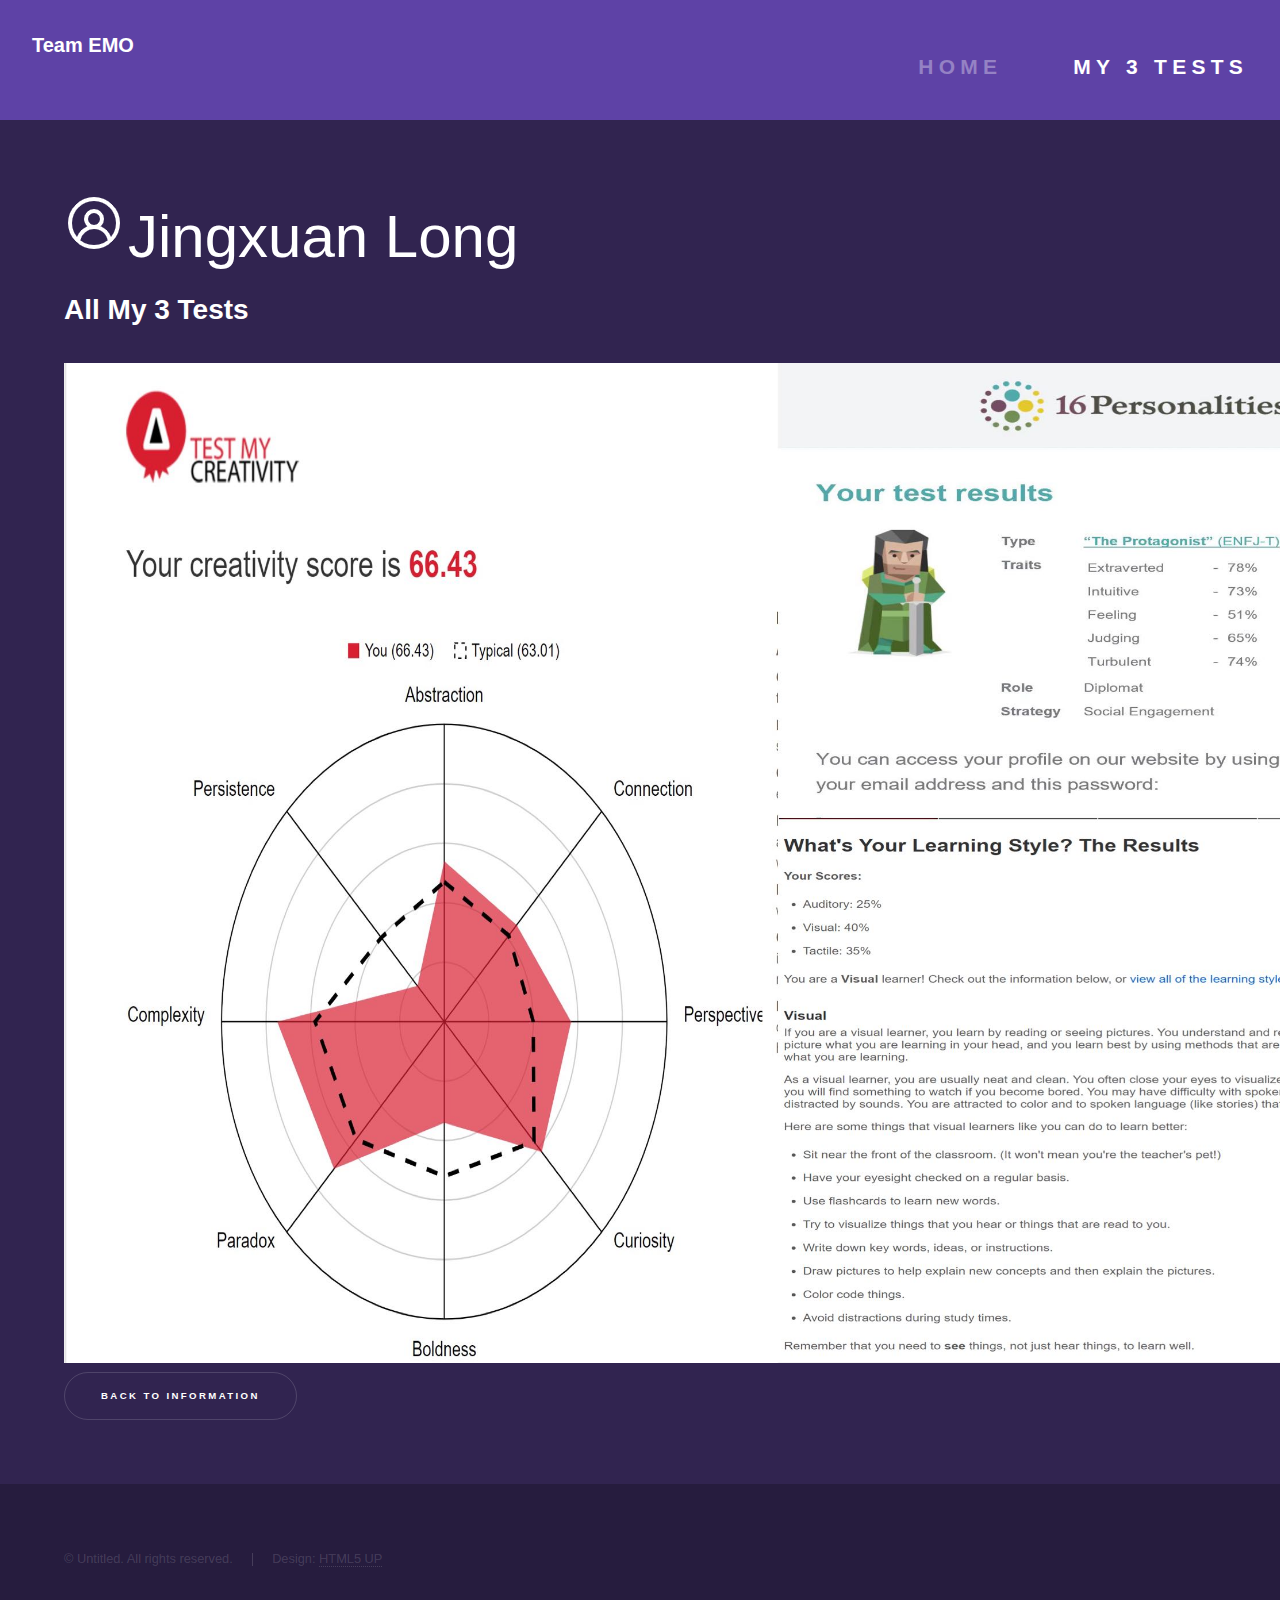
<file: JXLProfile.html>
<!DOCTYPE HTML>
<!--
	Hyperspace by HTML5 UP
	html5up.net | @ajlkn
	Free for personal and commercial use under the CCA 3.0 license (html5up.net/license)
-->
<html>
	<head>
		<title>Jingxuan Long Profile</title>
		<meta charset="utf-8" />
		<meta name="viewport" content="width=device-width, initial-scale=1, user-scalable=no" />
		<link rel="stylesheet" href="assets/css/main.css" />
		<noscript><link rel="stylesheet" href="assets/css/noscript.css" /></noscript>
	</head>
	<body class="is-preload">

		<!-- Header -->
			<header id="header">
				<a href="index.html" class="title">Team EMO</a>
				<nav>
					<ul style="font-size: 35px;">
						<li><a href="index.html">Home</a></li>
						<li><a href="JXLProfile.html" class="active">My 3 Tests</a></li>
					</ul>
				</nav>
			</header>

		<!-- Wrapper -->
			<div id="wrapper">

				<!-- Main -->
					<section id="main" class="wrapper">
						<div class="inner">
							<span style="font-size: 60px; color:white;"><img src="assets/css/images/PROFILE.png">Jingxuan Long</span>
							<h2 class="major">All My 3 Tests</h2>
							<ul></ul>
								<img src="assets/css/images/JingXuan Long Test.jpg" alt="" height="1000px"/>						
							</ul>
							<ul class="actions">
								<li><a href="index.html#long" class="button">Back to information</a></li>
							</ul>
						</div>
					</section>
					

			</div>

		<!-- Footer -->
			<footer id="footer" class="wrapper alt">
				<div class="inner">
					<ul class="menu">
						<li>&copy; Untitled. All rights reserved.</li><li>Design: <a href="http://html5up.net">HTML5 UP</a></li>
					</ul>
				</div>
			</footer>

		<!-- Scripts -->
			<script src="assets/js/jquery.min.js"></script>
			<script src="assets/js/jquery.scrollex.min.js"></script>
			<script src="assets/js/jquery.scrolly.min.js"></script>
			<script src="assets/js/browser.min.js"></script>
			<script src="assets/js/breakpoints.min.js"></script>
			<script src="assets/js/util.js"></script>
			<script src="assets/js/main.js"></script>

	</body>
</html>
</file>
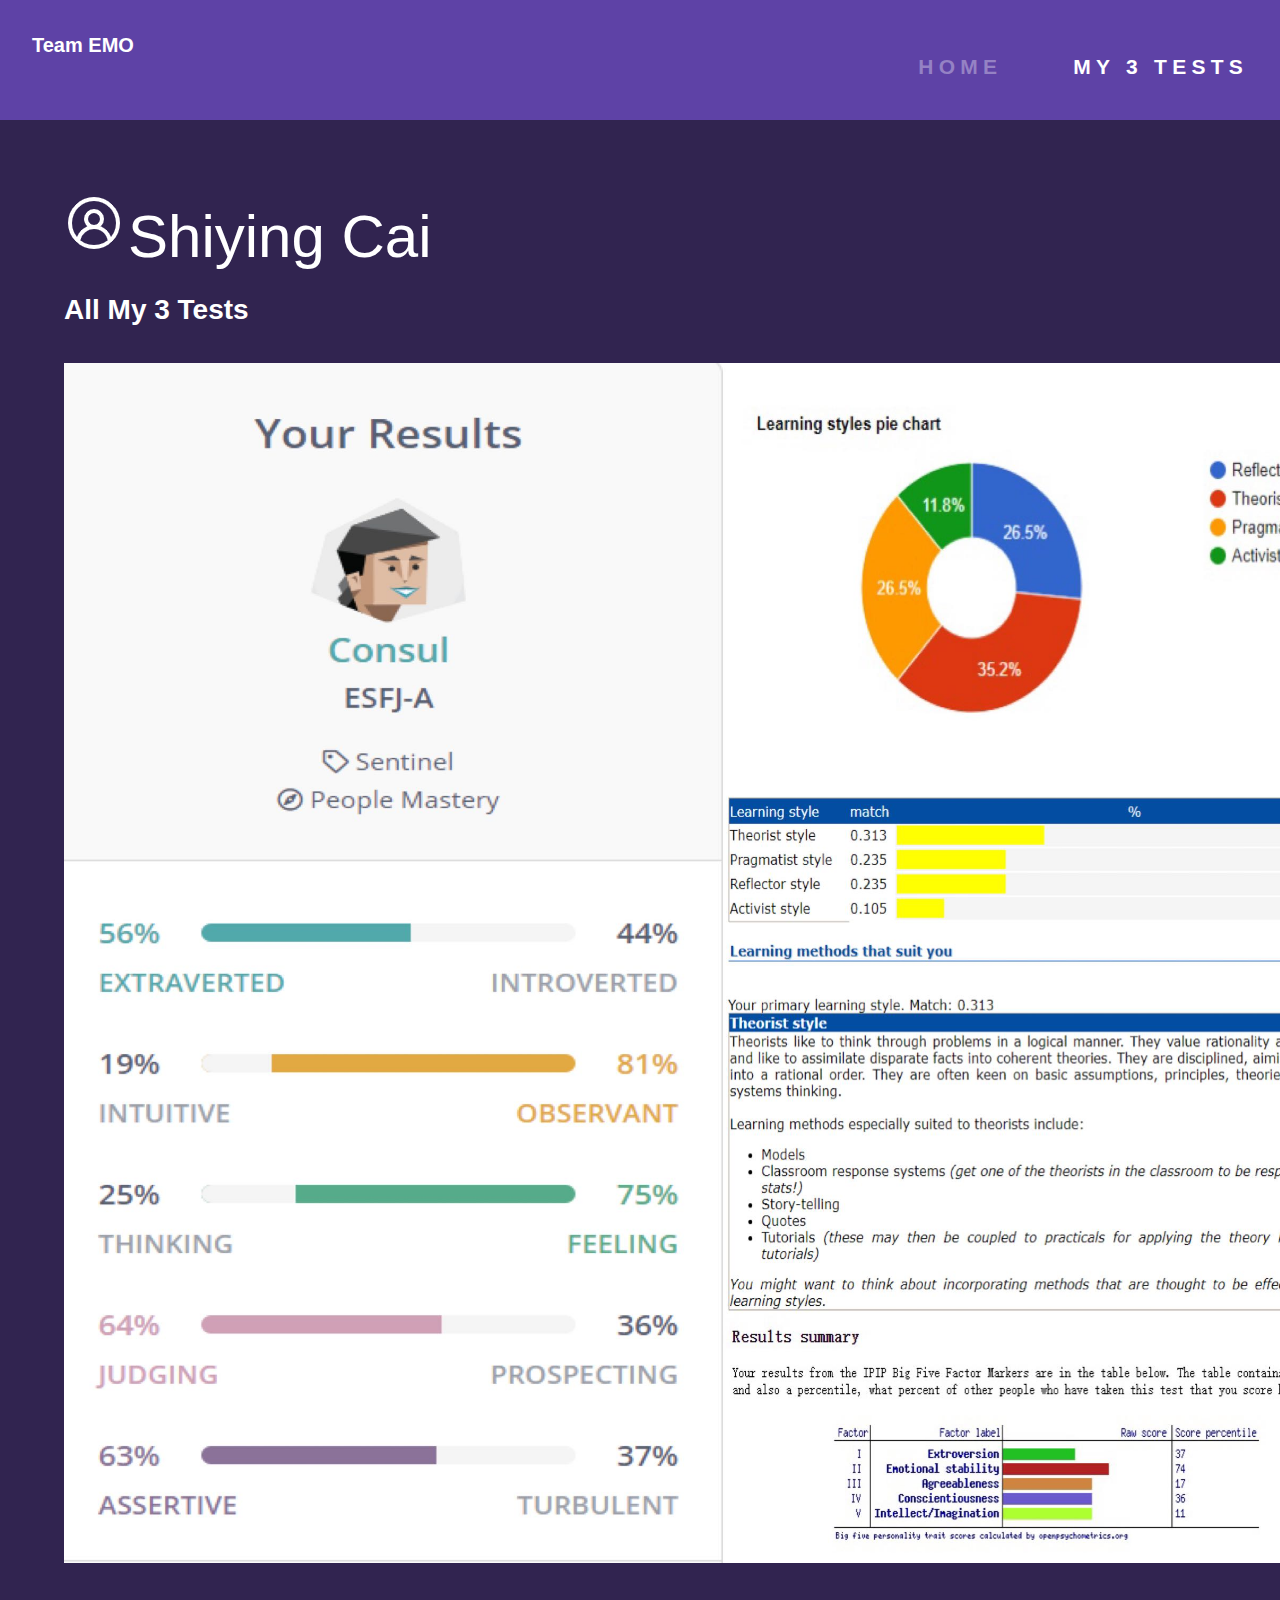
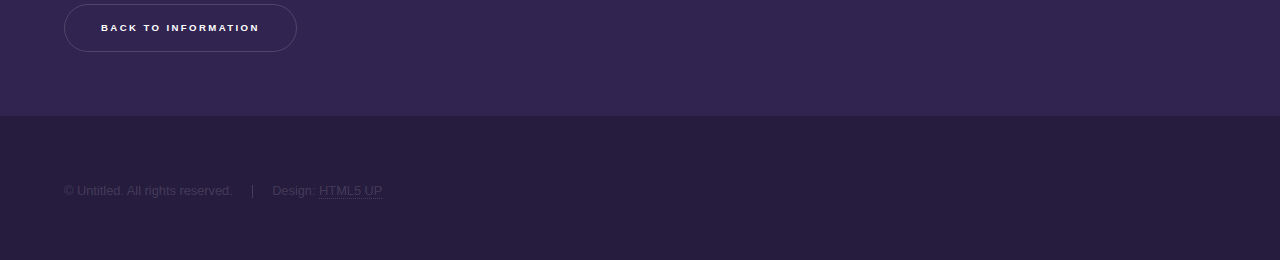
<file: SYCProfile.html>
<!DOCTYPE HTML>
<!--
	Hyperspace by HTML5 UP
	html5up.net | @ajlkn
	Free for personal and commercial use under the CCA 3.0 license (html5up.net/license)
-->
<html>
	<head>
		<title>Shiying Cai Profile</title>
		<meta charset="utf-8" />
		<meta name="viewport" content="width=device-width, initial-scale=1, user-scalable=no" />
		<link rel="stylesheet" href="assets/css/main.css" />
		<noscript><link rel="stylesheet" href="assets/css/noscript.css" /></noscript>
	</head>
	<body class="is-preload">

		<!-- Header -->
			<header id="header">
				<a href="index.html" class="title">Team EMO</a>
				<nav>
					<ul style="font-size: 35px;">
						<li><a href="index.html">Home</a></li>
						<li><a href="SYCProfile.html" class="active">My 3 Tests</a></li>
					</ul>
				</nav>
			</header>

		<!-- Wrapper -->
			<div id="wrapper">

				<!-- Main -->
					<section id="main" class="wrapper">
						<div class="inner">
							<span style="font-size: 60px; color:white;"><img src="assets/css/images/PROFILE.png">Shiying Cai</span>
							<h2 class="major">All My 3 Tests</h2>
							<ul></ul>
								<img src="assets/css/images/ShiYing Cai Test.jpg" alt="" height="1200px"/>							
							</ul>


							<p></p>
							<p></p>
							<ul class="actions">
								<li><a href="index.html#cai" class="button">Back to information</a></li>
							</ul>
						</div>
					</section>
					

			</div>

		<!-- Footer -->
			<footer id="footer" class="wrapper alt">
				<div class="inner">
					<ul class="menu">
						<li>&copy; Untitled. All rights reserved.</li><li>Design: <a href="http://html5up.net">HTML5 UP</a></li>
					</ul>
				</div>
			</footer>

		<!-- Scripts -->
			<script src="assets/js/jquery.min.js"></script>
			<script src="assets/js/jquery.scrollex.min.js"></script>
			<script src="assets/js/jquery.scrolly.min.js"></script>
			<script src="assets/js/browser.min.js"></script>
			<script src="assets/js/breakpoints.min.js"></script>
			<script src="assets/js/util.js"></script>
			<script src="assets/js/main.js"></script>

	</body>
</html>
</file>
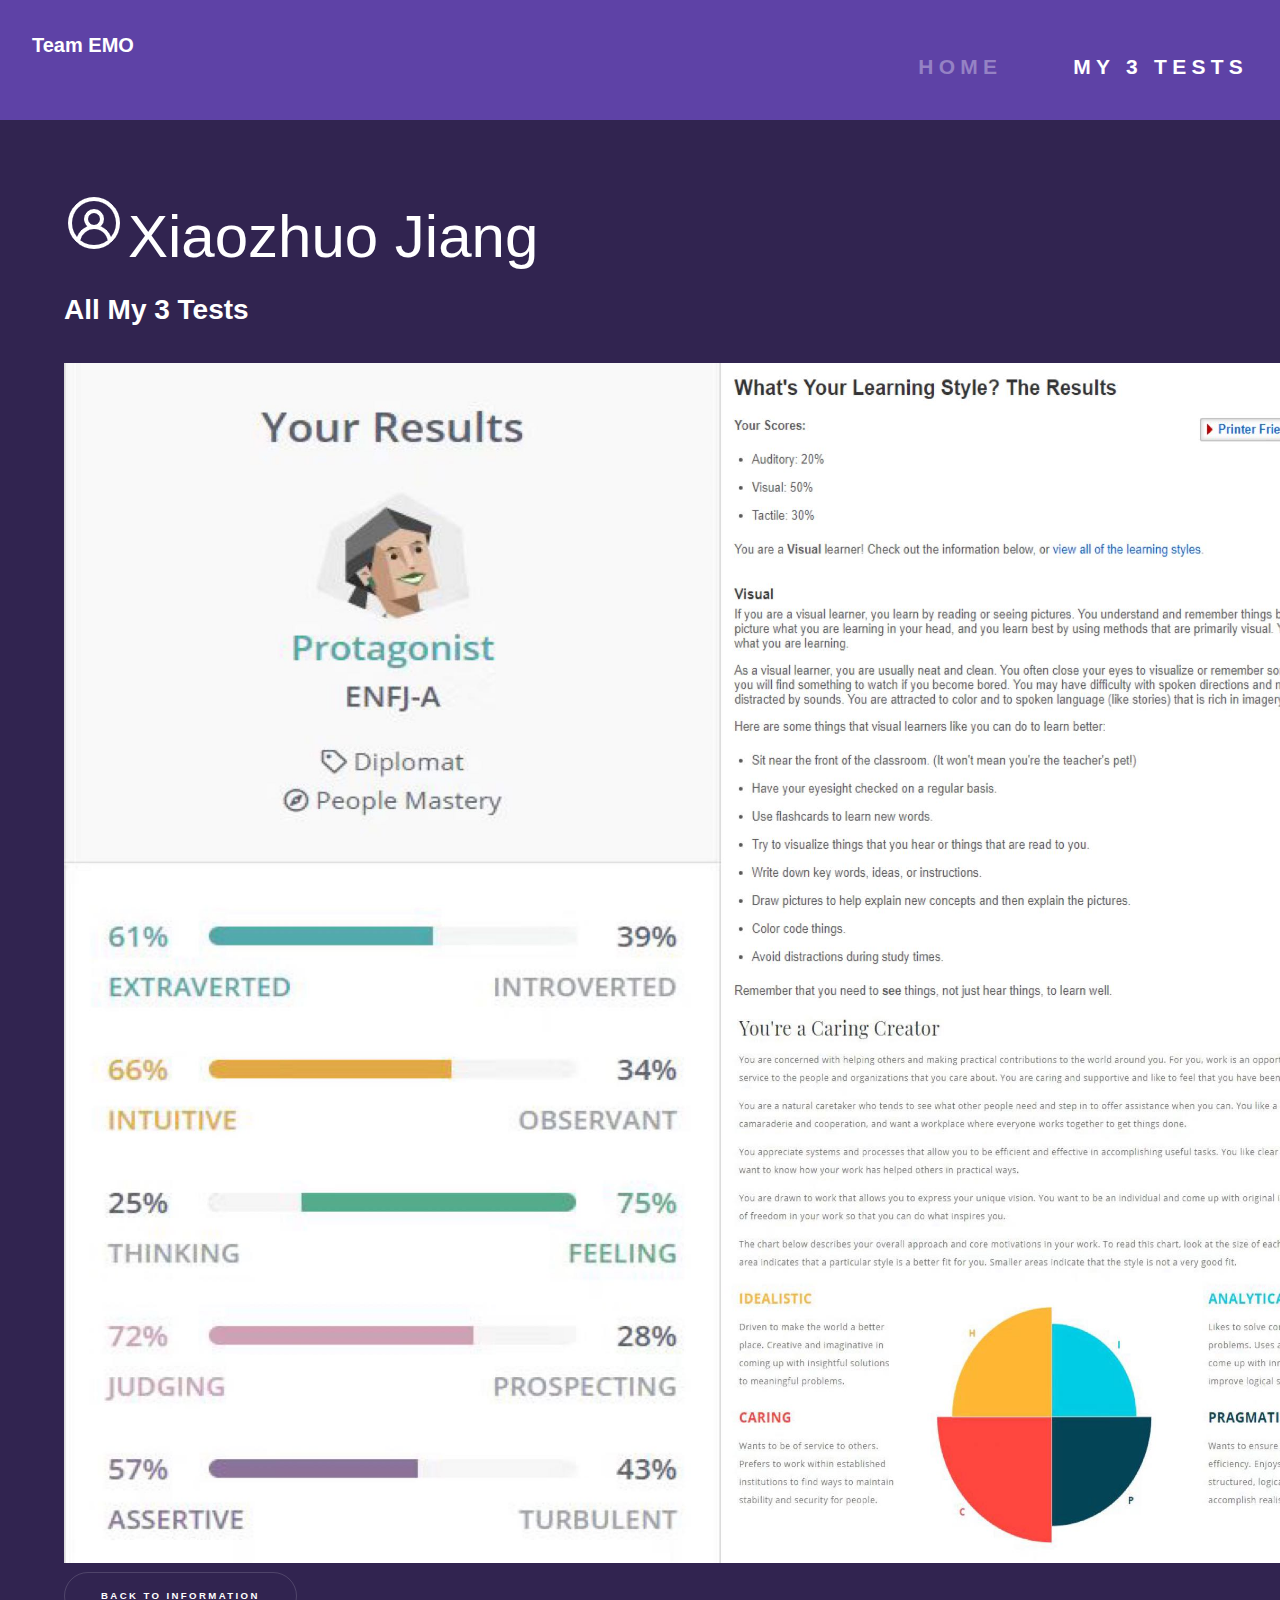
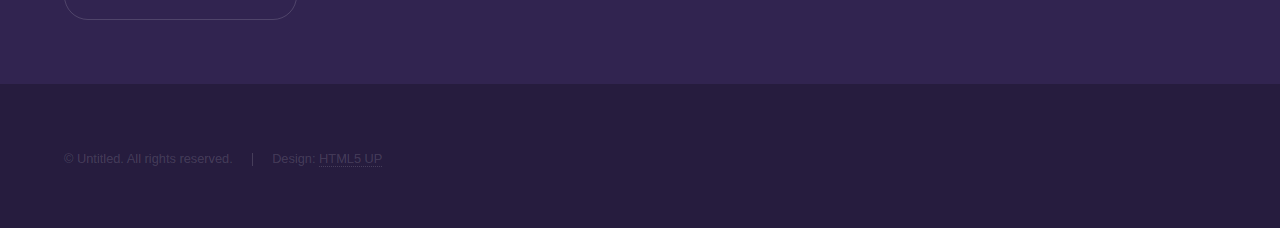
<file: XZJProfile.html>
<!DOCTYPE HTML>
<!--
	Hyperspace by HTML5 UP
	html5up.net | @ajlkn
	Free for personal and commercial use under the CCA 3.0 license (html5up.net/license)
-->
<html>
	<head>
		<title>Xiaozhuo Jiang</title>
		<meta charset="utf-8" />
		<meta name="viewport" content="width=device-width, initial-scale=1, user-scalable=no" />
		<link rel="stylesheet" href="assets/css/main.css" />
		<noscript><link rel="stylesheet" href="assets/css/noscript.css" /></noscript>
	</head>
	<body class="is-preload">

		<!-- Header -->
			<header id="header">
				<a href="index.html" class="title">Team EMO</a>
				<nav>
					<ul style="font-size: 35px;">
						<li><a href="index.html">Home</a></li>
						<li><a href="XZJProfile.html" class="active">My 3 Tests</a></li>
					</ul>
				</nav>
			</header>

		<!-- Wrapper -->
			<div id="wrapper">

				<!-- Main -->
					<section id="main" class="wrapper">
						<div class="inner">
							<span style="font-size: 60px; color:white;"><img src="assets/css/images/PROFILE.png">Xiaozhuo Jiang</span>
							<h2 class="major">All My 3 Tests</h2>
							<ul></ul>
								<img src="assets/css/images/XiaoZhuo Jiang Test.jpg" alt="" height="1200px"/>							
							</ul>
							<ul class="actions">
								<li><a href="index.html#jiang" class="button">Back to information</a></li>
							</ul>
						</div>
					</section>
					

			</div>

		<!-- Footer -->
			<footer id="footer" class="wrapper alt">
				<div class="inner">
					<ul class="menu">
						<li>&copy; Untitled. All rights reserved.</li><li>Design: <a href="http://html5up.net">HTML5 UP</a></li>
					</ul>
				</div>
			</footer>

		<!-- Scripts -->
			<script src="assets/js/jquery.min.js"></script>
			<script src="assets/js/jquery.scrollex.min.js"></script>
			<script src="assets/js/jquery.scrolly.min.js"></script>
			<script src="assets/js/browser.min.js"></script>
			<script src="assets/js/breakpoints.min.js"></script>
			<script src="assets/js/util.js"></script>
			<script src="assets/js/main.js"></script>

	</body>
</html>
</file>
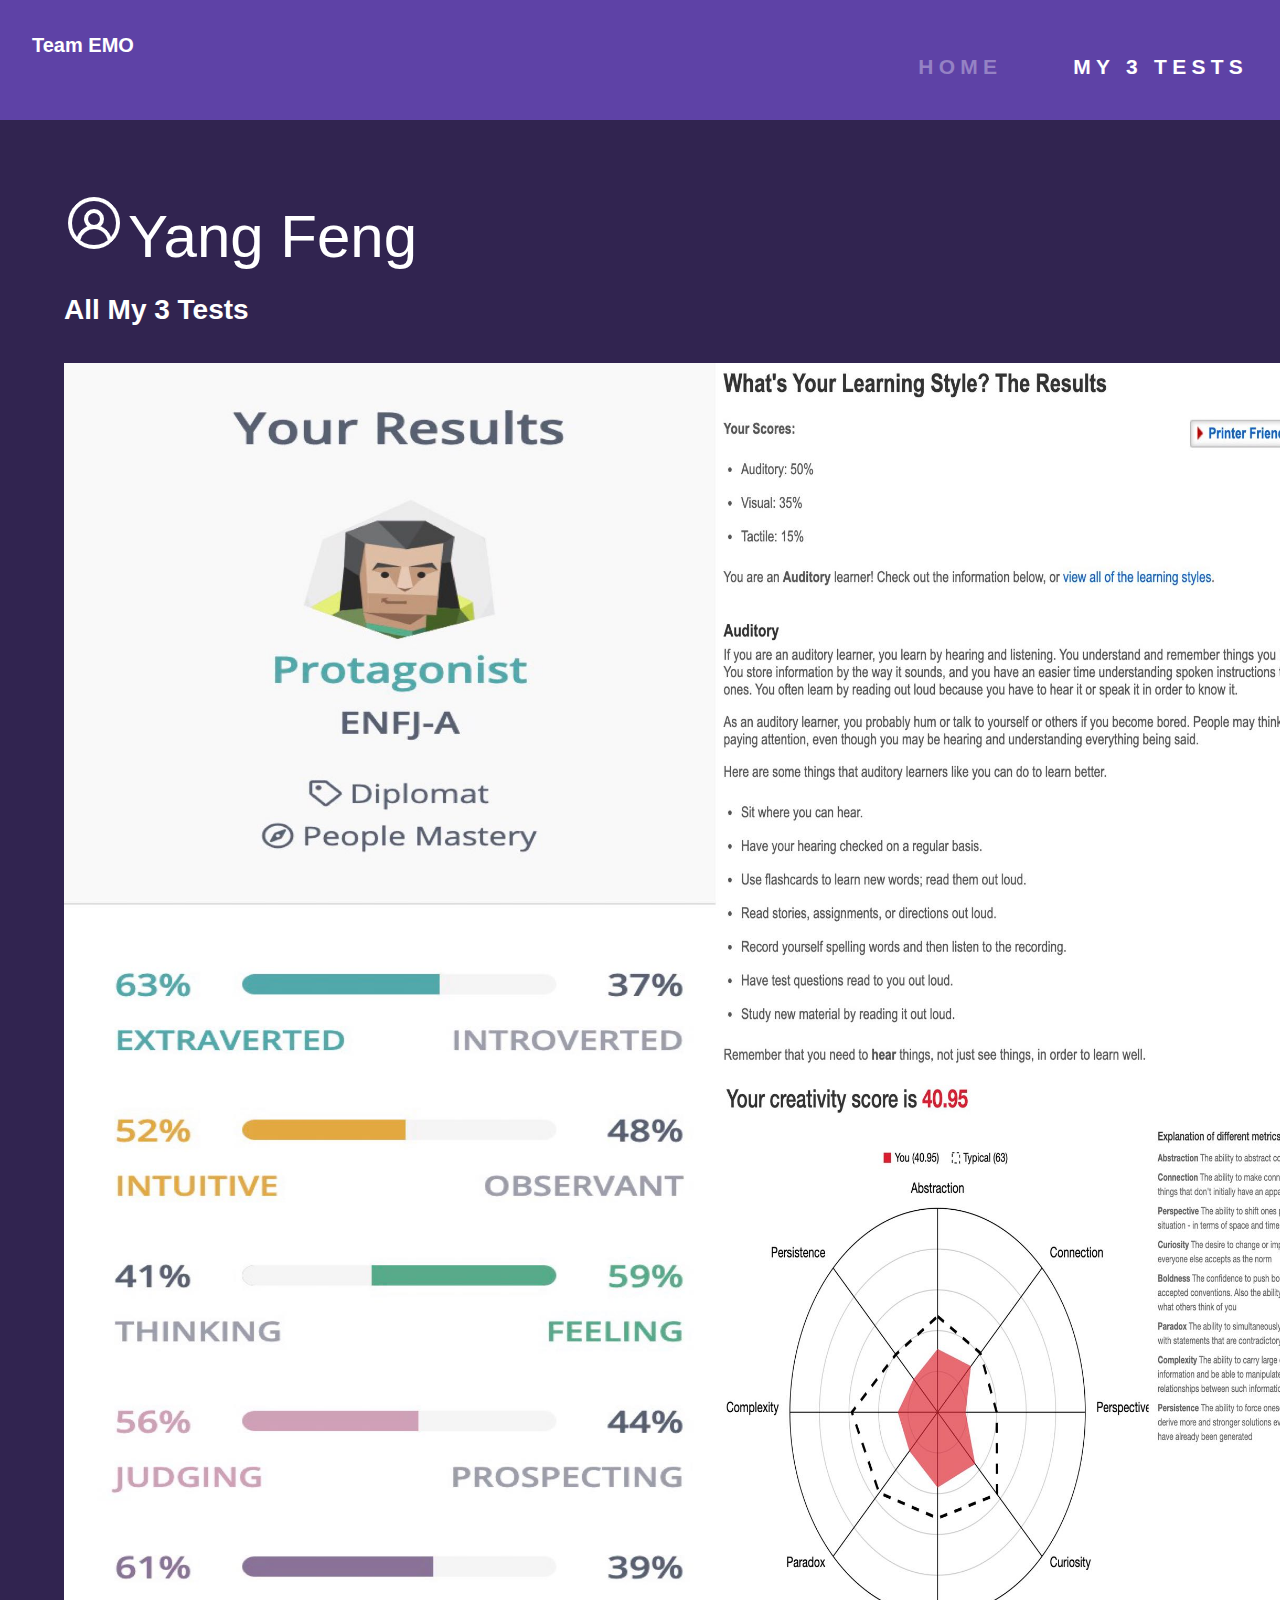
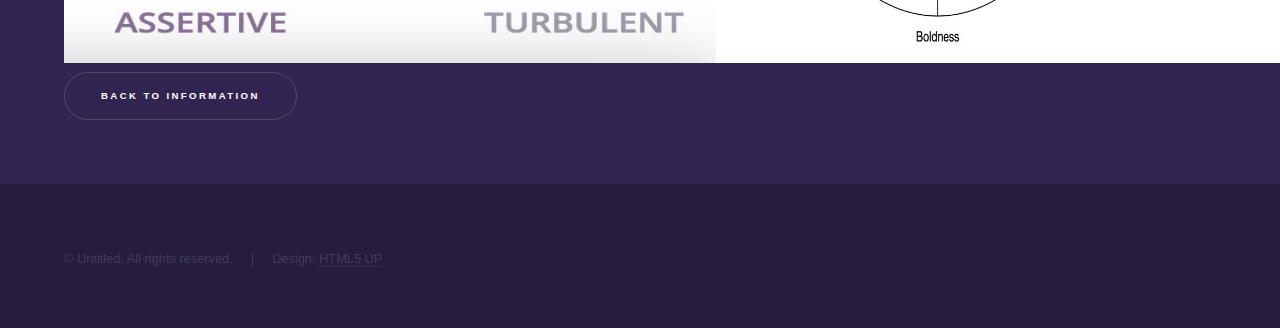
<file: YFProfile.html>
<!DOCTYPE HTML>
<!--
	Hyperspace by HTML5 UP
	html5up.net | @ajlkn
	Free for personal and commercial use under the CCA 3.0 license (html5up.net/license)
-->
<html>
	<head>
		<title>Yang Feng</title>
		<meta charset="utf-8" />
		<meta name="viewport" content="width=device-width, initial-scale=1, user-scalable=no" />
		<link rel="stylesheet" href="assets/css/main.css" />
		<noscript><link rel="stylesheet" href="assets/css/noscript.css" /></noscript>
	</head>
	<body class="is-preload">

		<!-- Header -->
			<header id="header">
				<a href="index.html" class="title">Team EMO</a>
				<nav>
					<ul style="font-size: 35px;">
						<li><a href="index.html">Home</a></li>
						<li><a href="YFProfile.html" class="active">My 3 Tests</a></li>
					</ul>
				</nav>
			</header>

		<!-- Wrapper -->
			<div id="wrapper">

				<!-- Main -->
					<section id="main" class="wrapper">
						<div class="inner">
							<span style="font-size: 60px; color:white;"><img src="assets/css/images/PROFILE.png">Yang Feng</span>
							<h2 class="major">All My 3 Tests</h2>
							<ul></ul>
								<img src="assets/css/images/YangFeng Test.jpg" alt="" height="1300px"/>							
							</ul>
							<ul class="actions">
								<li><a href="index.html#feng" class="button">Back to information</a></li>
							</ul>
						</div>
					</section>
					

			</div>

		<!-- Footer -->
			<footer id="footer" class="wrapper alt">
				<div class="inner">
					<ul class="menu">
						<li>&copy; Untitled. All rights reserved.</li><li>Design: <a href="http://html5up.net">HTML5 UP</a></li>
					</ul>
				</div>
			</footer>

		<!-- Scripts -->
			<script src="assets/js/jquery.min.js"></script>
			<script src="assets/js/jquery.scrollex.min.js"></script>
			<script src="assets/js/jquery.scrolly.min.js"></script>
			<script src="assets/js/browser.min.js"></script>
			<script src="assets/js/breakpoints.min.js"></script>
			<script src="assets/js/util.js"></script>
			<script src="assets/js/main.js"></script>

	</body>
</html>
</file>
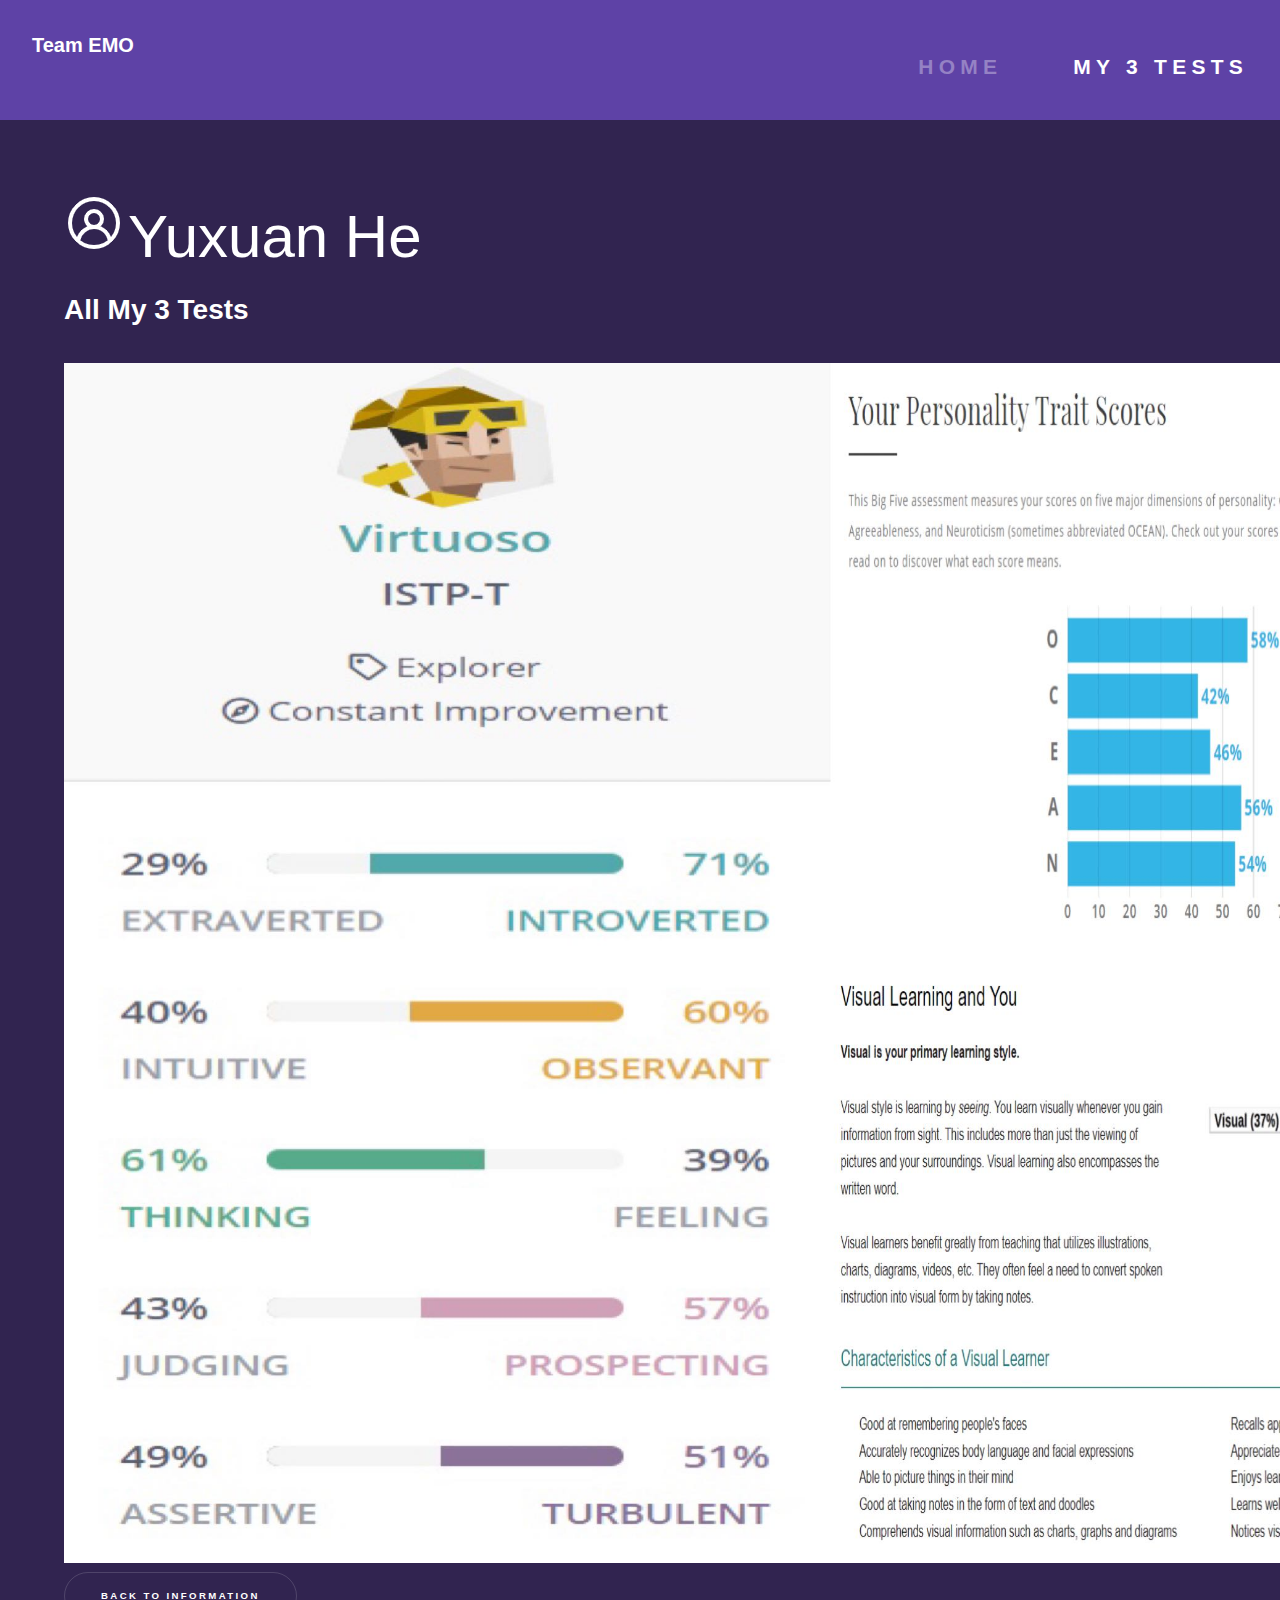
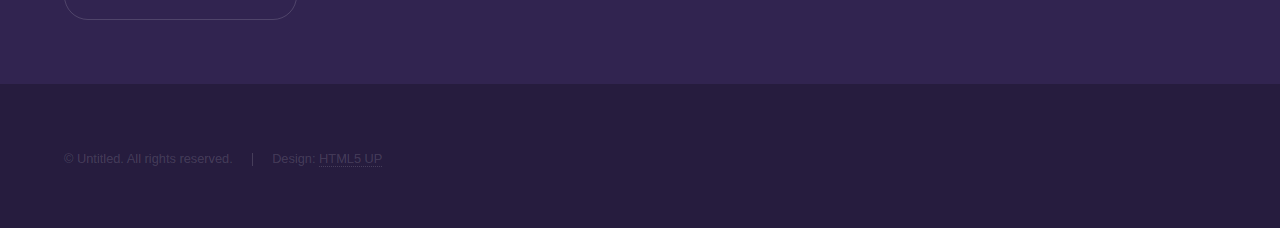
<file: YXHProfile.html>
<!DOCTYPE HTML>
<!--
	Hyperspace by HTML5 UP
	html5up.net | @ajlkn
	Free for personal and commercial use under the CCA 3.0 license (html5up.net/license)
-->
<html>
	<head>
		<title>Yuxuan He</title>
		<meta charset="utf-8" />
		<meta name="viewport" content="width=device-width, initial-scale=1, user-scalable=no" />
		<link rel="stylesheet" href="assets/css/main.css" />
		<noscript><link rel="stylesheet" href="assets/css/noscript.css" /></noscript>
	</head>
	<body class="is-preload">

		<!-- Header -->
			<header id="header">
				<a href="index.html" class="title">Team EMO</a>
				<nav>
					<ul style="font-size: 35px;">
						<li><a href="index.html">Home</a></li>
						<li><a href="YXHProfile.html" class="active">My 3 Tests</a></li>
					</ul>
				</nav>
			</header>

		<!-- Wrapper -->
			<div id="wrapper">

				<!-- Main -->
					<section id="main" class="wrapper">
						<div class="inner">
							<span style="font-size: 60px; color:white;"><img src="assets/css/images/PROFILE.png">Yuxuan He</span>
							<h2 class="major">All My 3 Tests</h2>
							<ul></ul>
								<img src="assets/css/images/YuXuan He Test.jpg" alt="" height="1200px"/>							
							</ul>
							<ul class="actions">
								<li><a href="index.html#he" class="button">Back to information</a></li>
							</ul>
						</div>
					</section>
					

			</div>

		<!-- Footer -->
			<footer id="footer" class="wrapper alt">
				<div class="inner">
					<ul class="menu">
						<li>&copy; Untitled. All rights reserved.</li><li>Design: <a href="http://html5up.net">HTML5 UP</a></li>
					</ul>
				</div>
			</footer>

		<!-- Scripts -->
			<script src="assets/js/jquery.min.js"></script>
			<script src="assets/js/jquery.scrollex.min.js"></script>
			<script src="assets/js/jquery.scrolly.min.js"></script>
			<script src="assets/js/browser.min.js"></script>
			<script src="assets/js/breakpoints.min.js"></script>
			<script src="assets/js/util.js"></script>
			<script src="assets/js/main.js"></script>

	</body>
</html>
</file>
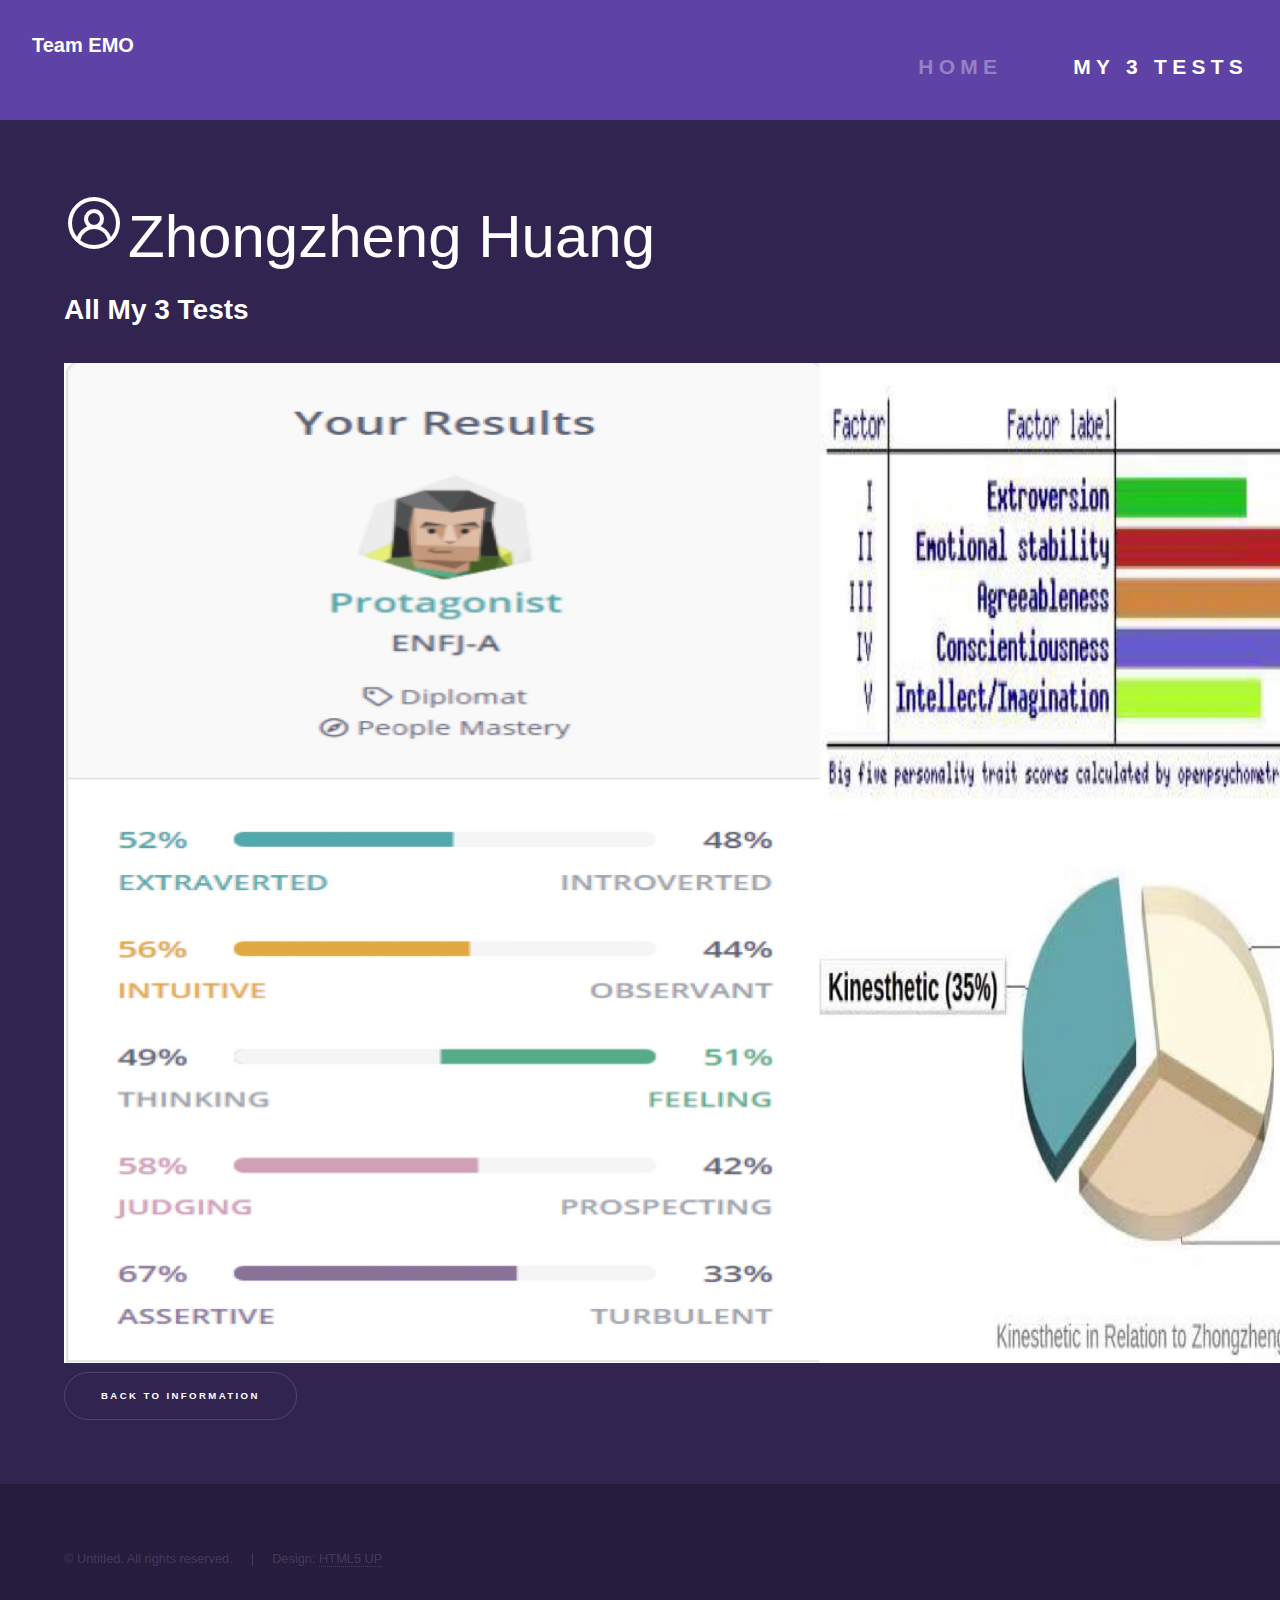
<file: ZZHProfile.html>
<!DOCTYPE HTML>
<!--
	Hyperspace by HTML5 UP
	html5up.net | @ajlkn
	Free for personal and commercial use under the CCA 3.0 license (html5up.net/license)
-->
<html>
	<head>
		<title>Zhongzheng Huang</title>
		<meta charset="utf-8" />
		<meta name="viewport" content="width=device-width, initial-scale=1, user-scalable=no" />
		<link rel="stylesheet" href="assets/css/main.css" />
		<noscript><link rel="stylesheet" href="assets/css/noscript.css" /></noscript>
	</head>
	<body class="is-preload">

		<!-- Header -->
			<header id="header">
				<a href="index.html" class="title">Team EMO</a>
				<nav>
					<ul style="font-size: 35px;">
						<li><a href="index.html">Home</a></li>
						<li><a href="ZZHProfile.html" class="active">My 3 Tests</a></li>
					</ul>
				</nav>
			</header>

		<!-- Wrapper -->
			<div id="wrapper">

				<!-- Main -->
					<section id="main" class="wrapper">
						<div class="inner">
							<span style="font-size: 60px; color:white;"><img src="assets/css/images/PROFILE.png">Zhongzheng Huang</span>
							<h2 class="major">All My 3 Tests</h2>
							<ul></ul>
								<img src="assets/css/images/ZhongZheng Huang Test.jpg" alt="" height="1000px"/>							
							</ul>
							<ul class="actions">
								<li><a href="index.html#huang" class="button">Back to information</a></li>
							</ul>
						</div>
					</section>
					

			</div>

		<!-- Footer -->
			<footer id="footer" class="wrapper alt">
				<div class="inner">
					<ul class="menu">
						<li>&copy; Untitled. All rights reserved.</li><li>Design: <a href="http://html5up.net">HTML5 UP</a></li>
					</ul>
				</div>
			</footer>

		<!-- Scripts -->
			<script src="assets/js/jquery.min.js"></script>
			<script src="assets/js/jquery.scrollex.min.js"></script>
			<script src="assets/js/jquery.scrolly.min.js"></script>
			<script src="assets/js/browser.min.js"></script>
			<script src="assets/js/breakpoints.min.js"></script>
			<script src="assets/js/util.js"></script>
			<script src="assets/js/main.js"></script>

	</body>
</html>
</file>
<file: assets/css/noscript.css>
/*
	Hyperspace by HTML5 UP
	html5up.net | @ajlkn
	Free for personal and commercial use under the CCA 3.0 license (html5up.net/license)
*/

/* Spotlights */

	.spotlights > section > .image:before {
		opacity: 0 !important;
	}

	.spotlights > section > .content > .inner {
		-moz-transform: none !important;
		-webkit-transform: none !important;
		-ms-transform: none !important;
		transform: none !important;
		opacity: 1 !important;
	}

/* Wrapper */

	.wrapper > .inner {
		opacity: 1 !important;
		-moz-transform: none !important;
		-webkit-transform: none !important;
		-ms-transform: none !important;
		transform: none !important;
	}

/* Sidebar */

	#sidebar > .inner {
		opacity: 1 !important;
	}

	#sidebar nav > ul > li {
		-moz-transform: none !important;
		-webkit-transform: none !important;
		-ms-transform: none !important;
		transform: none !important;
		opacity: 1 !important;
	}
</file>
<file: assets/css/main.css>
@import url(fontawesome-all.min.css);

/*
	Hyperspace by HTML5 UP
	html5up.net | @ajlkn
	Free for personal and commercial use under the CCA 3.0 license (html5up.net/license)
*/

html, body, div, span, applet, object,
iframe, h1, h2, h3, h4, h5, h6, p, blockquote,
pre, a, abbr, acronym, address, big, cite,
code, del, dfn, em, img, ins, kbd, q, s, samp,
small, strike, strong, sub, sup, tt, var, b,
u, i, center, dl, dt, dd, ol, ul, li, fieldset,
form, label, legend, table, caption, tbody,
tfoot, thead, tr, th, td, article, aside,
canvas, details, embed, figure, figcaption,
footer, header, hgroup, menu, nav, output, ruby,
section, summary, time, mark, audio, video {
	margin: 0;
	padding: 0;
	border: 0;
	font-size: 100%;
	font: inherit;
	vertical-align: baseline;}

article, aside, details, figcaption, figure,
footer, header, hgroup, menu, nav, section {
	display: block;}

body {
	line-height: 1;
}

ol, ul {
	list-style: none;
}

blockquote, q {
	quotes: none;
}

	blockquote:before, blockquote:after, q:before, q:after {
		content: '';
		content: none;
	}

table {
	border-collapse: collapse;
	border-spacing: 0;
}

body {
	-webkit-text-size-adjust: none;
}

mark {
	background-color: transparent;
	color: inherit;
}

input::-moz-focus-inner {
	border: 0;
	padding: 0;
}

input, select, textarea {
	-moz-appearance: none;
	-webkit-appearance: none;
	-ms-appearance: none;
	appearance: none;
}

/* Basic */

	@-ms-viewport {
		width: device-width;
	}

	body {
		-ms-overflow-style: scrollbar;
	}

	@media screen and (max-width: 480px) {

		html, body {
			min-width: 320px;
		}

	}

	html {
		box-sizing: border-box;
	}

	*, *:before, *:after {
		box-sizing: inherit;
	}

	body {
		background: #312450;
	}

		body.is-preload *, body.is-preload *:before, body.is-preload *:after {
			-moz-animation: none !important;
			-webkit-animation: none !important;
			-ms-animation: none !important;
			animation: none !important;
			-moz-transition: none !important;
			-webkit-transition: none !important;
			-ms-transition: none !important;
			transition: none !important;
		}

/* Type */

	body, input, select, textarea {
		color: rgba(255, 255, 255, 0.55);
		font-family: Arial, Helvetica, sans-serif;
		font-size: 16.5pt;
		font-weight: normal;
		line-height: 1.75;
	}

		@media screen and (max-width: 1680px) {

			body, input, select, textarea {
				font-size: 13pt;
			}

		}

		@media screen and (max-width: 1280px) {

			body, input, select, textarea {
				font-size: 12pt;
			}

		}

		@media screen and (max-width: 360px) {

			body, input, select, textarea {
				font-size: 11pt;
			}

		}

	a {
		-moz-transition: color 0.2s ease, border-bottom-color 0.2s ease;
		-webkit-transition: color 0.2s ease, border-bottom-color 0.2s ease;
		-ms-transition: color 0.2s ease, border-bottom-color 0.2s ease;
		transition: color 0.2s ease, border-bottom-color 0.2s ease;
		border-bottom: dotted 1px rgba(255, 255, 255, 0.35);
		color: inherit;
		text-decoration: none;
	}

		a:hover {
			border-bottom-color: transparent;
			color: #ffffff;
		}

	strong, b {
		color: #ffffff;
		font-weight: bold;
	}

	em, i {
		font-style: italic;
	}

	p {
		margin: 0 0 2em 0;
	}

	h1, h2, h3, h4, h5, h6 {
		color: #ffffff;
		font-weight: bold;
		line-height: 1.5;
		margin: 0 0 0.5em 0;
	}

		h1 a, h2 a, h3 a, h4 a, h5 a, h6 a {
			color: inherit;
			text-decoration: none;
		}

	h1 {
		font-size: 2.75em;
	}

		h1.major {
			margin: 0 0 1.3em 0;
			position: relative;
			padding-bottom: 0.35em;
		}

			h1.major:after {
				background-image: -moz-linear-gradient(to right, #5e42a6, #b74e91);
				background-image: -webkit-linear-gradient(to right, #5e42a6, #b74e91);
				background-image: -ms-linear-gradient(to right, #5e42a6, #b74e91);
				background-image: linear-gradient(to right, #5e42a6, #b74e91);
				-moz-transition: max-width 0.2s ease;
				-webkit-transition: max-width 0.2s ease;
				-ms-transition: max-width 0.2s ease;
				transition: max-width 0.2s ease;
				border-radius: 0.2em;
				bottom: 0;
				content: '';
				height: 0.05em;
				position: absolute;
				right: 0;
				width: 100%;
			}

	h2 {
		font-size: 1.75em;
	}

	h3 {
		font-size: 1.1em;
	}

	h4 {
		font-size: 1em;
	}

	h5 {
		font-size: 0.8em;
	}

	h6 {
		font-size: 0.6em;
	}

	@media screen and (max-width: 736px) {

		h1 {
			font-size: 2em;
		}

		h2 {
			font-size: 1.25em;
		}

		h3 {
			font-size: 1em;
		}

		h4 {
			font-size: 0.8em;
		}

		h5 {
			font-size: 0.6em;
		}

		h6 {
			font-size: 0.6em;
		}

	}

	sub {
		font-size: 0.8em;
		position: relative;
		top: 0.5em;
	}

	sup {
		font-size: 0.8em;
		position: relative;
		top: -0.5em;
	}

	blockquote {
		border-left: solid 4px rgba(255, 255, 255, 0.15);
		font-style: italic;
		margin: 0 0 2em 0;
		padding: 0.5em 0 0.5em 2em;
	}

	code {
		background: rgba(255, 255, 255, 0.05);
		border-radius: 0.25em;
		border: solid 1px rgba(255, 255, 255, 0.15);
		font-family: "Courier New", monospace;
		font-size: 0.9em;
		margin: 0 0.25em;
		padding: 0.25em 0.65em;
	}

	pre {
		-webkit-overflow-scrolling: touch;
		font-family: "Courier New", monospace;
		font-size: 0.9em;
		margin: 0 0 2em 0;
	}

		pre code {
			display: block;
			line-height: 1.75em;
			padding: 1em 1.5em;
			overflow-x: auto;
		}

	hr {
		border: 0;
		border-bottom: solid 1px rgba(255, 255, 255, 0.15);
		margin: 2em 0;
	}

		hr.major {
			margin: 3em 0;
		}

	.align-left {
		text-align: left;
	}

	.align-center {
		text-align: center;
	}

	.align-right {
		text-align: right;
	}

/* Row */

	.row {
		display: flex;
		flex-wrap: wrap;
		box-sizing: border-box;
		align-items: stretch;
	}

		.row > * {
			box-sizing: border-box;
		}

		.row.gtr-uniform > * > :last-child {
			margin-bottom: 0;
		}

		.row.aln-left {
			justify-content: flex-start;
		}

		.row.aln-center {
			justify-content: center;
		}

		.row.aln-right {
			justify-content: flex-end;
		}

		.row.aln-top {
			align-items: flex-start;
		}

		.row.aln-middle {
			align-items: center;
		}

		.row.aln-bottom {
			align-items: flex-end;
		}

		.row > .imp {
			order: -1;
		}

		.row > .col-1 {
			width: 8.33333%;
		}

		.row > .off-1 {
			margin-left: 8.33333%;
		}

		.row > .col-2 {
			width: 16.66667%;
		}

		.row > .off-2 {
			margin-left: 16.66667%;
		}

		.row > .col-3 {
			width: 25%;
		}

		.row > .off-3 {
			margin-left: 25%;
		}

		.row > .col-4 {
			width: 33.33333%;
		}

		.row > .off-4 {
			margin-left: 33.33333%;
		}

		.row > .col-5 {
			width: 41.66667%;
		}

		.row > .off-5 {
			margin-left: 41.66667%;
		}

		.row > .col-6 {
			width: 50%;
		}

		.row > .off-6 {
			margin-left: 50%;
		}

		.row > .col-7 {
			width: 58.33333%;
		}

		.row > .off-7 {
			margin-left: 58.33333%;
		}

		.row > .col-8 {
			width: 66.66667%;
		}

		.row > .off-8 {
			margin-left: 66.66667%;
		}

		.row > .col-9 {
			width: 75%;
		}

		.row > .off-9 {
			margin-left: 75%;
		}

		.row > .col-10 {
			width: 83.33333%;
		}

		.row > .off-10 {
			margin-left: 83.33333%;
		}

		.row > .col-11 {
			width: 91.66667%;
		}

		.row > .off-11 {
			margin-left: 91.66667%;
		}

		.row > .col-12 {
			width: 100%;
		}

		.row > .off-12 {
			margin-left: 100%;
		}

		.row.gtr-0 {
			margin-top: 0;
			margin-left: 0em;
		}

			.row.gtr-0 > * {
				padding: 0 0 0 0em;
			}

			.row.gtr-0.gtr-uniform {
				margin-top: 0em;
			}

				.row.gtr-0.gtr-uniform > * {
					padding-top: 0em;
				}

		.row.gtr-25 {
			margin-top: 0;
			margin-left: -0.375em;
		}

			.row.gtr-25 > * {
				padding: 0 0 0 0.375em;
			}

			.row.gtr-25.gtr-uniform {
				margin-top: -0.375em;
			}

				.row.gtr-25.gtr-uniform > * {
					padding-top: 0.375em;
				}

		.row.gtr-50 {
			margin-top: 0;
			margin-left: -0.75em;
		}

			.row.gtr-50 > * {
				padding: 0 0 0 0.75em;
			}

			.row.gtr-50.gtr-uniform {
				margin-top: -0.75em;
			}

				.row.gtr-50.gtr-uniform > * {
					padding-top: 0.75em;
				}

		.row {
			margin-top: 0;
			margin-left: -1.5em;
		}

			.row > * {
				padding: 0 0 0 1.5em;
			}

			.row.gtr-uniform {
				margin-top: -1.5em;
			}

				.row.gtr-uniform > * {
					padding-top: 1.5em;
				}

		.row.gtr-150 {
			margin-top: 0;
			margin-left: -2.25em;
		}

			.row.gtr-150 > * {
				padding: 0 0 0 2.25em;
			}

			.row.gtr-150.gtr-uniform {
				margin-top: -2.25em;
			}

				.row.gtr-150.gtr-uniform > * {
					padding-top: 2.25em;
				}

		.row.gtr-200 {
			margin-top: 0;
			margin-left: -3em;
		}

			.row.gtr-200 > * {
				padding: 0 0 0 3em;
			}

			.row.gtr-200.gtr-uniform {
				margin-top: -3em;
			}

				.row.gtr-200.gtr-uniform > * {
					padding-top: 3em;
				}

		@media screen and (max-width: 1680px) {

			.row {
				display: flex;
				flex-wrap: wrap;
				box-sizing: border-box;
				align-items: stretch;
			}

				.row > * {
					box-sizing: border-box;
				}

				.row.gtr-uniform > * > :last-child {
					margin-bottom: 0;
				}

				.row.aln-left {
					justify-content: flex-start;
				}

				.row.aln-center {
					justify-content: center;
				}

				.row.aln-right {
					justify-content: flex-end;
				}

				.row.aln-top {
					align-items: flex-start;
				}

				.row.aln-middle {
					align-items: center;
				}

				.row.aln-bottom {
					align-items: flex-end;
				}

				.row > .imp-xlarge {
					order: -1;
				}

				.row > .col-1-xlarge {
					width: 8.33333%;
				}

				.row > .off-1-xlarge {
					margin-left: 8.33333%;
				}

				.row > .col-2-xlarge {
					width: 16.66667%;
				}

				.row > .off-2-xlarge {
					margin-left: 16.66667%;
				}

				.row > .col-3-xlarge {
					width: 25%;
				}

				.row > .off-3-xlarge {
					margin-left: 25%;
				}

				.row > .col-4-xlarge {
					width: 33.33333%;
				}

				.row > .off-4-xlarge {
					margin-left: 33.33333%;
				}

				.row > .col-5-xlarge {
					width: 41.66667%;
				}

				.row > .off-5-xlarge {
					margin-left: 41.66667%;
				}

				.row > .col-6-xlarge {
					width: 50%;
				}

				.row > .off-6-xlarge {
					margin-left: 50%;
				}

				.row > .col-7-xlarge {
					width: 58.33333%;
				}

				.row > .off-7-xlarge {
					margin-left: 58.33333%;
				}

				.row > .col-8-xlarge {
					width: 66.66667%;
				}

				.row > .off-8-xlarge {
					margin-left: 66.66667%;
				}

				.row > .col-9-xlarge {
					width: 75%;
				}

				.row > .off-9-xlarge {
					margin-left: 75%;
				}

				.row > .col-10-xlarge {
					width: 83.33333%;
				}

				.row > .off-10-xlarge {
					margin-left: 83.33333%;
				}

				.row > .col-11-xlarge {
					width: 91.66667%;
				}

				.row > .off-11-xlarge {
					margin-left: 91.66667%;
				}

				.row > .col-12-xlarge {
					width: 100%;
				}

				.row > .off-12-xlarge {
					margin-left: 100%;
				}

				.row.gtr-0 {
					margin-top: 0;
					margin-left: 0em;
				}

					.row.gtr-0 > * {
						padding: 0 0 0 0em;
					}

					.row.gtr-0.gtr-uniform {
						margin-top: 0em;
					}

						.row.gtr-0.gtr-uniform > * {
							padding-top: 0em;
						}

				.row.gtr-25 {
					margin-top: 0;
					margin-left: -0.375em;
				}

					.row.gtr-25 > * {
						padding: 0 0 0 0.375em;
					}

					.row.gtr-25.gtr-uniform {
						margin-top: -0.375em;
					}

						.row.gtr-25.gtr-uniform > * {
							padding-top: 0.375em;
						}

				.row.gtr-50 {
					margin-top: 0;
					margin-left: -0.75em;
				}

					.row.gtr-50 > * {
						padding: 0 0 0 0.75em;
					}

					.row.gtr-50.gtr-uniform {
						margin-top: -0.75em;
					}

						.row.gtr-50.gtr-uniform > * {
							padding-top: 0.75em;
						}

				.row {
					margin-top: 0;
					margin-left: -1.5em;
				}

					.row > * {
						padding: 0 0 0 1.5em;
					}

					.row.gtr-uniform {
						margin-top: -1.5em;
					}

						.row.gtr-uniform > * {
							padding-top: 1.5em;
						}

				.row.gtr-150 {
					margin-top: 0;
					margin-left: -2.25em;
				}

					.row.gtr-150 > * {
						padding: 0 0 0 2.25em;
					}

					.row.gtr-150.gtr-uniform {
						margin-top: -2.25em;
					}

						.row.gtr-150.gtr-uniform > * {
							padding-top: 2.25em;
						}

				.row.gtr-200 {
					margin-top: 0;
					margin-left: -3em;
				}

					.row.gtr-200 > * {
						padding: 0 0 0 3em;
					}

					.row.gtr-200.gtr-uniform {
						margin-top: -3em;
					}

						.row.gtr-200.gtr-uniform > * {
							padding-top: 3em;
						}

		}

		@media screen and (max-width: 1280px) {

			.row {
				display: flex;
				flex-wrap: wrap;
				box-sizing: border-box;
				align-items: stretch;
			}

				.row > * {
					box-sizing: border-box;
				}

				.row.gtr-uniform > * > :last-child {
					margin-bottom: 0;
				}

				.row.aln-left {
					justify-content: flex-start;
				}

				.row.aln-center {
					justify-content: center;
				}

				.row.aln-right {
					justify-content: flex-end;
				}

				.row.aln-top {
					align-items: flex-start;
				}

				.row.aln-middle {
					align-items: center;
				}

				.row.aln-bottom {
					align-items: flex-end;
				}

				.row > .imp-large {
					order: -1;
				}

				.row > .col-1-large {
					width: 8.33333%;
				}

				.row > .off-1-large {
					margin-left: 8.33333%;
				}

				.row > .col-2-large {
					width: 16.66667%;
				}

				.row > .off-2-large {
					margin-left: 16.66667%;
				}

				.row > .col-3-large {
					width: 25%;
				}

				.row > .off-3-large {
					margin-left: 25%;
				}

				.row > .col-4-large {
					width: 33.33333%;
				}

				.row > .off-4-large {
					margin-left: 33.33333%;
				}

				.row > .col-5-large {
					width: 41.66667%;
				}

				.row > .off-5-large {
					margin-left: 41.66667%;
				}

				.row > .col-6-large {
					width: 50%;
				}

				.row > .off-6-large {
					margin-left: 50%;
				}

				.row > .col-7-large {
					width: 58.33333%;
				}

				.row > .off-7-large {
					margin-left: 58.33333%;
				}

				.row > .col-8-large {
					width: 66.66667%;
				}

				.row > .off-8-large {
					margin-left: 66.66667%;
				}

				.row > .col-9-large {
					width: 75%;
				}

				.row > .off-9-large {
					margin-left: 75%;
				}

				.row > .col-10-large {
					width: 83.33333%;
				}

				.row > .off-10-large {
					margin-left: 83.33333%;
				}

				.row > .col-11-large {
					width: 91.66667%;
				}

				.row > .off-11-large {
					margin-left: 91.66667%;
				}

				.row > .col-12-large {
					width: 100%;
				}

				.row > .off-12-large {
					margin-left: 100%;
				}

				.row.gtr-0 {
					margin-top: 0;
					margin-left: 0em;
				}

					.row.gtr-0 > * {
						padding: 0 0 0 0em;
					}

					.row.gtr-0.gtr-uniform {
						margin-top: 0em;
					}

						.row.gtr-0.gtr-uniform > * {
							padding-top: 0em;
						}

				.row.gtr-25 {
					margin-top: 0;
					margin-left: -0.375em;
				}

					.row.gtr-25 > * {
						padding: 0 0 0 0.375em;
					}

					.row.gtr-25.gtr-uniform {
						margin-top: -0.375em;
					}

						.row.gtr-25.gtr-uniform > * {
							padding-top: 0.375em;
						}

				.row.gtr-50 {
					margin-top: 0;
					margin-left: -0.75em;
				}

					.row.gtr-50 > * {
						padding: 0 0 0 0.75em;
					}

					.row.gtr-50.gtr-uniform {
						margin-top: -0.75em;
					}

						.row.gtr-50.gtr-uniform > * {
							padding-top: 0.75em;
						}

				.row {
					margin-top: 0;
					margin-left: -1.5em;
				}

					.row > * {
						padding: 0 0 0 1.5em;
					}

					.row.gtr-uniform {
						margin-top: -1.5em;
					}

						.row.gtr-uniform > * {
							padding-top: 1.5em;
						}

				.row.gtr-150 {
					margin-top: 0;
					margin-left: -2.25em;
				}

					.row.gtr-150 > * {
						padding: 0 0 0 2.25em;
					}

					.row.gtr-150.gtr-uniform {
						margin-top: -2.25em;
					}

						.row.gtr-150.gtr-uniform > * {
							padding-top: 2.25em;
						}

				.row.gtr-200 {
					margin-top: 0;
					margin-left: -3em;
				}

					.row.gtr-200 > * {
						padding: 0 0 0 3em;
					}

					.row.gtr-200.gtr-uniform {
						margin-top: -3em;
					}

						.row.gtr-200.gtr-uniform > * {
							padding-top: 3em;
						}

		}

		@media screen and (max-width: 980px) {

			.row {
				display: flex;
				flex-wrap: wrap;
				box-sizing: border-box;
				align-items: stretch;
			}

				.row > * {
					box-sizing: border-box;
				}

				.row.gtr-uniform > * > :last-child {
					margin-bottom: 0;
				}

				.row.aln-left {
					justify-content: flex-start;
				}

				.row.aln-center {
					justify-content: center;
				}

				.row.aln-right {
					justify-content: flex-end;
				}

				.row.aln-top {
					align-items: flex-start;
				}

				.row.aln-middle {
					align-items: center;
				}

				.row.aln-bottom {
					align-items: flex-end;
				}

				.row > .imp-medium {
					order: -1;
				}

				.row > .col-1-medium {
					width: 8.33333%;
				}

				.row > .off-1-medium {
					margin-left: 8.33333%;
				}

				.row > .col-2-medium {
					width: 16.66667%;
				}

				.row > .off-2-medium {
					margin-left: 16.66667%;
				}

				.row > .col-3-medium {
					width: 25%;
				}

				.row > .off-3-medium {
					margin-left: 25%;
				}

				.row > .col-4-medium {
					width: 33.33333%;
				}

				.row > .off-4-medium {
					margin-left: 33.33333%;
				}

				.row > .col-5-medium {
					width: 41.66667%;
				}

				.row > .off-5-medium {
					margin-left: 41.66667%;
				}

				.row > .col-6-medium {
					width: 50%;
				}

				.row > .off-6-medium {
					margin-left: 50%;
				}

				.row > .col-7-medium {
					width: 58.33333%;
				}

				.row > .off-7-medium {
					margin-left: 58.33333%;
				}

				.row > .col-8-medium {
					width: 66.66667%;
				}

				.row > .off-8-medium {
					margin-left: 66.66667%;
				}

				.row > .col-9-medium {
					width: 75%;
				}

				.row > .off-9-medium {
					margin-left: 75%;
				}

				.row > .col-10-medium {
					width: 83.33333%;
				}

				.row > .off-10-medium {
					margin-left: 83.33333%;
				}

				.row > .col-11-medium {
					width: 91.66667%;
				}

				.row > .off-11-medium {
					margin-left: 91.66667%;
				}

				.row > .col-12-medium {
					width: 100%;
				}

				.row > .off-12-medium {
					margin-left: 100%;
				}

				.row.gtr-0 {
					margin-top: 0;
					margin-left: 0em;
				}

					.row.gtr-0 > * {
						padding: 0 0 0 0em;
					}

					.row.gtr-0.gtr-uniform {
						margin-top: 0em;
					}

						.row.gtr-0.gtr-uniform > * {
							padding-top: 0em;
						}

				.row.gtr-25 {
					margin-top: 0;
					margin-left: -0.375em;
				}

					.row.gtr-25 > * {
						padding: 0 0 0 0.375em;
					}

					.row.gtr-25.gtr-uniform {
						margin-top: -0.375em;
					}

						.row.gtr-25.gtr-uniform > * {
							padding-top: 0.375em;
						}

				.row.gtr-50 {
					margin-top: 0;
					margin-left: -0.75em;
				}

					.row.gtr-50 > * {
						padding: 0 0 0 0.75em;
					}

					.row.gtr-50.gtr-uniform {
						margin-top: -0.75em;
					}

						.row.gtr-50.gtr-uniform > * {
							padding-top: 0.75em;
						}

				.row {
					margin-top: 0;
					margin-left: -1.5em;
				}

					.row > * {
						padding: 0 0 0 1.5em;
					}

					.row.gtr-uniform {
						margin-top: -1.5em;
					}

						.row.gtr-uniform > * {
							padding-top: 1.5em;
						}

				.row.gtr-150 {
					margin-top: 0;
					margin-left: -2.25em;
				}

					.row.gtr-150 > * {
						padding: 0 0 0 2.25em;
					}

					.row.gtr-150.gtr-uniform {
						margin-top: -2.25em;
					}

						.row.gtr-150.gtr-uniform > * {
							padding-top: 2.25em;
						}

				.row.gtr-200 {
					margin-top: 0;
					margin-left: -3em;
				}

					.row.gtr-200 > * {
						padding: 0 0 0 3em;
					}

					.row.gtr-200.gtr-uniform {
						margin-top: -3em;
					}

						.row.gtr-200.gtr-uniform > * {
							padding-top: 3em;
						}

		}

		@media screen and (max-width: 736px) {

			.row {
				display: flex;
				flex-wrap: wrap;
				box-sizing: border-box;
				align-items: stretch;
			}

				.row > * {
					box-sizing: border-box;
				}

				.row.gtr-uniform > * > :last-child {
					margin-bottom: 0;
				}

				.row.aln-left {
					justify-content: flex-start;
				}

				.row.aln-center {
					justify-content: center;
				}

				.row.aln-right {
					justify-content: flex-end;
				}

				.row.aln-top {
					align-items: flex-start;
				}

				.row.aln-middle {
					align-items: center;
				}

				.row.aln-bottom {
					align-items: flex-end;
				}

				.row > .imp-small {
					order: -1;
				}

				.row > .col-1-small {
					width: 8.33333%;
				}

				.row > .off-1-small {
					margin-left: 8.33333%;
				}

				.row > .col-2-small {
					width: 16.66667%;
				}

				.row > .off-2-small {
					margin-left: 16.66667%;
				}

				.row > .col-3-small {
					width: 25%;
				}

				.row > .off-3-small {
					margin-left: 25%;
				}

				.row > .col-4-small {
					width: 33.33333%;
				}

				.row > .off-4-small {
					margin-left: 33.33333%;
				}

				.row > .col-5-small {
					width: 41.66667%;
				}

				.row > .off-5-small {
					margin-left: 41.66667%;
				}

				.row > .col-6-small {
					width: 50%;
				}

				.row > .off-6-small {
					margin-left: 50%;
				}

				.row > .col-7-small {
					width: 58.33333%;
				}

				.row > .off-7-small {
					margin-left: 58.33333%;
				}

				.row > .col-8-small {
					width: 66.66667%;
				}

				.row > .off-8-small {
					margin-left: 66.66667%;
				}

				.row > .col-9-small {
					width: 75%;
				}

				.row > .off-9-small {
					margin-left: 75%;
				}

				.row > .col-10-small {
					width: 83.33333%;
				}

				.row > .off-10-small {
					margin-left: 83.33333%;
				}

				.row > .col-11-small {
					width: 91.66667%;
				}

				.row > .off-11-small {
					margin-left: 91.66667%;
				}

				.row > .col-12-small {
					width: 100%;
				}

				.row > .off-12-small {
					margin-left: 100%;
				}

				.row.gtr-0 {
					margin-top: 0;
					margin-left: 0em;
				}

					.row.gtr-0 > * {
						padding: 0 0 0 0em;
					}

					.row.gtr-0.gtr-uniform {
						margin-top: 0em;
					}

						.row.gtr-0.gtr-uniform > * {
							padding-top: 0em;
						}

				.row.gtr-25 {
					margin-top: 0;
					margin-left: -0.375em;
				}

					.row.gtr-25 > * {
						padding: 0 0 0 0.375em;
					}

					.row.gtr-25.gtr-uniform {
						margin-top: -0.375em;
					}

						.row.gtr-25.gtr-uniform > * {
							padding-top: 0.375em;
						}

				.row.gtr-50 {
					margin-top: 0;
					margin-left: -0.75em;
				}

					.row.gtr-50 > * {
						padding: 0 0 0 0.75em;
					}

					.row.gtr-50.gtr-uniform {
						margin-top: -0.75em;
					}

						.row.gtr-50.gtr-uniform > * {
							padding-top: 0.75em;
						}

				.row {
					margin-top: 0;
					margin-left: -1.5em;
				}

					.row > * {
						padding: 0 0 0 1.5em;
					}

					.row.gtr-uniform {
						margin-top: -1.5em;
					}

						.row.gtr-uniform > * {
							padding-top: 1.5em;
						}

				.row.gtr-150 {
					margin-top: 0;
					margin-left: -2.25em;
				}

					.row.gtr-150 > * {
						padding: 0 0 0 2.25em;
					}

					.row.gtr-150.gtr-uniform {
						margin-top: -2.25em;
					}

						.row.gtr-150.gtr-uniform > * {
							padding-top: 2.25em;
						}

				.row.gtr-200 {
					margin-top: 0;
					margin-left: -3em;
				}

					.row.gtr-200 > * {
						padding: 0 0 0 3em;
					}

					.row.gtr-200.gtr-uniform {
						margin-top: -3em;
					}

						.row.gtr-200.gtr-uniform > * {
							padding-top: 3em;
						}

		}

		@media screen and (max-width: 480px) {

			.row {
				display: flex;
				flex-wrap: wrap;
				box-sizing: border-box;
				align-items: stretch;
			}

				.row > * {
					box-sizing: border-box;
				}

				.row.gtr-uniform > * > :last-child {
					margin-bottom: 0;
				}

				.row.aln-left {
					justify-content: flex-start;
				}

				.row.aln-center {
					justify-content: center;
				}

				.row.aln-right {
					justify-content: flex-end;
				}

				.row.aln-top {
					align-items: flex-start;
				}

				.row.aln-middle {
					align-items: center;
				}

				.row.aln-bottom {
					align-items: flex-end;
				}

				.row > .imp-xsmall {
					order: -1;
				}

				.row > .col-1-xsmall {
					width: 8.33333%;
				}

				.row > .off-1-xsmall {
					margin-left: 8.33333%;
				}

				.row > .col-2-xsmall {
					width: 16.66667%;
				}

				.row > .off-2-xsmall {
					margin-left: 16.66667%;
				}

				.row > .col-3-xsmall {
					width: 25%;
				}

				.row > .off-3-xsmall {
					margin-left: 25%;
				}

				.row > .col-4-xsmall {
					width: 33.33333%;
				}

				.row > .off-4-xsmall {
					margin-left: 33.33333%;
				}

				.row > .col-5-xsmall {
					width: 41.66667%;
				}

				.row > .off-5-xsmall {
					margin-left: 41.66667%;
				}

				.row > .col-6-xsmall {
					width: 50%;
				}

				.row > .off-6-xsmall {
					margin-left: 50%;
				}

				.row > .col-7-xsmall {
					width: 58.33333%;
				}

				.row > .off-7-xsmall {
					margin-left: 58.33333%;
				}

				.row > .col-8-xsmall {
					width: 66.66667%;
				}

				.row > .off-8-xsmall {
					margin-left: 66.66667%;
				}

				.row > .col-9-xsmall {
					width: 75%;
				}

				.row > .off-9-xsmall {
					margin-left: 75%;
				}

				.row > .col-10-xsmall {
					width: 83.33333%;
				}

				.row > .off-10-xsmall {
					margin-left: 83.33333%;
				}

				.row > .col-11-xsmall {
					width: 91.66667%;
				}

				.row > .off-11-xsmall {
					margin-left: 91.66667%;
				}

				.row > .col-12-xsmall {
					width: 100%;
				}

				.row > .off-12-xsmall {
					margin-left: 100%;
				}

				.row.gtr-0 {
					margin-top: 0;
					margin-left: 0em;
				}

					.row.gtr-0 > * {
						padding: 0 0 0 0em;
					}

					.row.gtr-0.gtr-uniform {
						margin-top: 0em;
					}

						.row.gtr-0.gtr-uniform > * {
							padding-top: 0em;
						}

				.row.gtr-25 {
					margin-top: 0;
					margin-left: -0.375em;
				}

					.row.gtr-25 > * {
						padding: 0 0 0 0.375em;
					}

					.row.gtr-25.gtr-uniform {
						margin-top: -0.375em;
					}

						.row.gtr-25.gtr-uniform > * {
							padding-top: 0.375em;
						}

				.row.gtr-50 {
					margin-top: 0;
					margin-left: -0.75em;
				}

					.row.gtr-50 > * {
						padding: 0 0 0 0.75em;
					}

					.row.gtr-50.gtr-uniform {
						margin-top: -0.75em;
					}

						.row.gtr-50.gtr-uniform > * {
							padding-top: 0.75em;
						}

				.row {
					margin-top: 0;
					margin-left: -1.5em;
				}

					.row > * {
						padding: 0 0 0 1.5em;
					}

					.row.gtr-uniform {
						margin-top: -1.5em;
					}

						.row.gtr-uniform > * {
							padding-top: 1.5em;
						}

				.row.gtr-150 {
					margin-top: 0;
					margin-left: -2.25em;
				}

					.row.gtr-150 > * {
						padding: 0 0 0 2.25em;
					}

					.row.gtr-150.gtr-uniform {
						margin-top: -2.25em;
					}

						.row.gtr-150.gtr-uniform > * {
							padding-top: 2.25em;
						}

				.row.gtr-200 {
					margin-top: 0;
					margin-left: -3em;
				}

					.row.gtr-200 > * {
						padding: 0 0 0 3em;
					}

					.row.gtr-200.gtr-uniform {
						margin-top: -3em;
					}

						.row.gtr-200.gtr-uniform > * {
							padding-top: 3em;
						}

		}

/* Box */

	.box {
		border-radius: 0.25em;
		border: solid 1px rgba(255, 255, 255, 0.15);
		margin-bottom: 2em;
		padding: 1.5em;
	}

		.box > :last-child,
		.box > :last-child > :last-child,
		.box > :last-child > :last-child > :last-child {
			margin-bottom: 0;
		}

		.box.alt {
			border: 0;
			border-radius: 0;
			padding: 0;
		}

/* Button */

	input[type="submit"],
	input[type="reset"],
	input[type="button"],
	button,
	.button {
		-moz-appearance: none;
		-webkit-appearance: none;
		-ms-appearance: none;
		appearance: none;
		-moz-transition: border-color 0.2s ease;
		-webkit-transition: border-color 0.2s ease;
		-ms-transition: border-color 0.2s ease;
		transition: border-color 0.2s ease;
		background-color: transparent;
		border: solid 1px !important;
		border-color: rgba(255, 255, 255, 0.15) !important;
		border-radius: 3em;
		color: #ffffff !important;
		cursor: pointer;
		display: inline-block;
		font-size: 0.6em;
		font-weight: bold;
		height: calc(4.75em + 2px);
		letter-spacing: 0.25em;
		line-height: 4.75em;
		outline: 0;
		padding: 0 3.75em;
		position: relative;
		text-align: center;
		text-decoration: none;
		text-transform: uppercase;
		white-space: nowrap;
	}

		input[type="submit"]:after,
		input[type="reset"]:after,
		input[type="button"]:after,
		button:after,
		.button:after {
			-moz-transform: scale(0.25);
			-webkit-transform: scale(0.25);
			-ms-transform: scale(0.25);
			transform: scale(0.25);
			pointer-events: none;
			-moz-transition: opacity 0.2s ease, -moz-transform 0.2s ease;
			-webkit-transition: opacity 0.2s ease, -webkit-transform 0.2s ease;
			-ms-transition: opacity 0.2s ease, -ms-transform 0.2s ease;
			transition: opacity 0.2s ease, transform 0.2s ease;
			background: #ffffff;
			border-radius: 3em;
			content: '';
			height: 100%;
			left: 0;
			opacity: 0;
			position: absolute;
			top: 0;
			width: 100%;
		}

		input[type="submit"].icon:before,
		input[type="reset"].icon:before,
		input[type="button"].icon:before,
		button.icon:before,
		.button.icon:before {
			margin-right: 0.75em;
		}

		input[type="submit"].fit,
		input[type="reset"].fit,
		input[type="button"].fit,
		button.fit,
		.button.fit {
			width: 100%;
		}

		input[type="submit"].small,
		input[type="reset"].small,
		input[type="button"].small,
		button.small,
		.button.small {
			font-size: 0.4em;
		}

		input[type="submit"].large,
		input[type="reset"].large,
		input[type="button"].large,
		button.large,
		.button.large {
			font-size: 0.8em;
		}

		input[type="submit"].primary,
		input[type="reset"].primary,
		input[type="button"].primary,
		button.primary,
		.button.primary {
			background-color: #ffffff;
			color: #312450 !important;
		}

			input[type="submit"].primary:after,
			input[type="reset"].primary:after,
			input[type="button"].primary:after,
			button.primary:after,
			.button.primary:after {
				display: none;
			}

		input[type="submit"].disabled, input[type="submit"]:disabled,
		input[type="reset"].disabled,
		input[type="reset"]:disabled,
		input[type="button"].disabled,
		input[type="button"]:disabled,
		button.disabled,
		button:disabled,
		.button.disabled,
		.button:disabled {
			cursor: default;
			opacity: 0.5;
			pointer-events: none;
		}

		input[type="submit"]:hover,
		input[type="reset"]:hover,
		input[type="button"]:hover,
		button:hover,
		.button:hover {
			border-color: rgba(255, 255, 255, 0.55) !important;
		}

			input[type="submit"]:hover:after,
			input[type="reset"]:hover:after,
			input[type="button"]:hover:after,
			button:hover:after,
			.button:hover:after {
				opacity: 0.05;
				-moz-transform: scale(1);
				-webkit-transform: scale(1);
				-ms-transform: scale(1);
				transform: scale(1);
			}

			input[type="submit"]:hover:active,
			input[type="reset"]:hover:active,
			input[type="button"]:hover:active,
			button:hover:active,
			.button:hover:active {
				border-color: #ffffff !important;
			}

				input[type="submit"]:hover:active:after,
				input[type="reset"]:hover:active:after,
				input[type="button"]:hover:active:after,
				button:hover:active:after,
				.button:hover:active:after {
					opacity: 0.1;
				}

/* Features */

	.features {
		display: -moz-flex;
		display: -webkit-flex;
		display: -ms-flex;
		display: flex;
		-moz-flex-wrap: wrap;
		-webkit-flex-wrap: wrap;
		-ms-flex-wrap: wrap;
		flex-wrap: wrap;
		border-radius: 0.25em;
		border: solid 1px rgba(255, 255, 255, 0.15);
		background: rgba(255, 255, 255, 0.05);
		margin: 0 0 2em 0;
	}

		.features section {
			padding: 3.5em 3em 1em 7em ;
			width: 50%;
			border-top: solid 1px rgba(255, 255, 255, 0.15);
			position: relative;
		}

			.features section:nth-child(-n + 2) {
				border-top-width: 0;
			}

			.features section:nth-child(2n) {
				border-left: solid 1px rgba(255, 255, 255, 0.15);
			}

			.features section .icon {
				-moz-transition: opacity 0.5s ease, -moz-transform 0.5s ease;
				-webkit-transition: opacity 0.5s ease, -webkit-transform 0.5s ease;
				-ms-transition: opacity 0.5s ease, -ms-transform 0.5s ease;
				transition: opacity 0.5s ease, transform 0.5s ease;
				-moz-transition-delay: 1s;
				-webkit-transition-delay: 1s;
				-ms-transition-delay: 1s;
				transition-delay: 1s;
				-moz-transform: scale(1);
				-webkit-transform: scale(1);
				-ms-transform: scale(1);
				transform: scale(1);
				position: absolute;
				left: 3em;
				top: 3em;
				opacity: 1;
			}

			.features section:nth-child(1) .icon {
				-moz-transition-delay: 0.15s;
				-webkit-transition-delay: 0.15s;
				-ms-transition-delay: 0.15s;
				transition-delay: 0.15s;
			}

			.features section:nth-child(2) .icon {
				-moz-transition-delay: 0.3s;
				-webkit-transition-delay: 0.3s;
				-ms-transition-delay: 0.3s;
				transition-delay: 0.3s;
			}

			.features section:nth-child(3) .icon {
				-moz-transition-delay: 0.45s;
				-webkit-transition-delay: 0.45s;
				-ms-transition-delay: 0.45s;
				transition-delay: 0.45s;
			}

			.features section:nth-child(4) .icon {
				-moz-transition-delay: 0.6s;
				-webkit-transition-delay: 0.6s;
				-ms-transition-delay: 0.6s;
				transition-delay: 0.6s;
			}

			.features section:nth-child(5) .icon {
				-moz-transition-delay: 0.75s;
				-webkit-transition-delay: 0.75s;
				-ms-transition-delay: 0.75s;
				transition-delay: 0.75s;
			}

			.features section:nth-child(6) .icon {
				-moz-transition-delay: 0.9s;
				-webkit-transition-delay: 0.9s;
				-ms-transition-delay: 0.9s;
				transition-delay: 0.9s;
			}

			.features section:nth-child(7) .icon {
				-moz-transition-delay: 1.05s;
				-webkit-transition-delay: 1.05s;
				-ms-transition-delay: 1.05s;
				transition-delay: 1.05s;
			}

			.features section:nth-child(8) .icon {
				-moz-transition-delay: 1.2s;
				-webkit-transition-delay: 1.2s;
				-ms-transition-delay: 1.2s;
				transition-delay: 1.2s;
			}

			.features section:nth-child(9) .icon {
				-moz-transition-delay: 1.35s;
				-webkit-transition-delay: 1.35s;
				-ms-transition-delay: 1.35s;
				transition-delay: 1.35s;
			}

			.features section:nth-child(10) .icon {
				-moz-transition-delay: 1.5s;
				-webkit-transition-delay: 1.5s;
				-ms-transition-delay: 1.5s;
				transition-delay: 1.5s;
			}

			.features section:nth-child(11) .icon {
				-moz-transition-delay: 1.65s;
				-webkit-transition-delay: 1.65s;
				-ms-transition-delay: 1.65s;
				transition-delay: 1.65s;
			}

			.features section:nth-child(12) .icon {
				-moz-transition-delay: 1.8s;
				-webkit-transition-delay: 1.8s;
				-ms-transition-delay: 1.8s;
				transition-delay: 1.8s;
			}

			.features section:nth-child(13) .icon {
				-moz-transition-delay: 1.95s;
				-webkit-transition-delay: 1.95s;
				-ms-transition-delay: 1.95s;
				transition-delay: 1.95s;
			}

			.features section:nth-child(14) .icon {
				-moz-transition-delay: 2.1s;
				-webkit-transition-delay: 2.1s;
				-ms-transition-delay: 2.1s;
				transition-delay: 2.1s;
			}

			.features section:nth-child(15) .icon {
				-moz-transition-delay: 2.25s;
				-webkit-transition-delay: 2.25s;
				-ms-transition-delay: 2.25s;
				transition-delay: 2.25s;
			}

			.features section:nth-child(16) .icon {
				-moz-transition-delay: 2.4s;
				-webkit-transition-delay: 2.4s;
				-ms-transition-delay: 2.4s;
				transition-delay: 2.4s;
			}

			.features section:nth-child(17) .icon {
				-moz-transition-delay: 2.55s;
				-webkit-transition-delay: 2.55s;
				-ms-transition-delay: 2.55s;
				transition-delay: 2.55s;
			}

			.features section:nth-child(18) .icon {
				-moz-transition-delay: 2.7s;
				-webkit-transition-delay: 2.7s;
				-ms-transition-delay: 2.7s;
				transition-delay: 2.7s;
			}

			.features section:nth-child(19) .icon {
				-moz-transition-delay: 2.85s;
				-webkit-transition-delay: 2.85s;
				-ms-transition-delay: 2.85s;
				transition-delay: 2.85s;
			}

			.features section:nth-child(20) .icon {
				-moz-transition-delay: 3s;
				-webkit-transition-delay: 3s;
				-ms-transition-delay: 3s;
				transition-delay: 3s;
			}

		.features.inactive section .icon {
			-moz-transform: scale(0.5);
			-webkit-transform: scale(0.5);
			-ms-transform: scale(0.5);
			transform: scale(0.5);
			opacity: 0;
		}

		@media screen and (max-width: 980px) {

			.features {
				display: block;
			}

				.features section {
					border-top-width: 1px !important;
					border-left-width: 0 !important;
					width: 100%;
				}

					.features section:first-child {
						border-top-width: 0 !important;
					}

		}

		@media screen and (max-width: 736px) {

			.features section {
				padding: 2.5em 1.5em 0.1em 5.5em ;
			}

				.features section .icon {
					left: 1.5em;
					top: 2em;
				}

		}

		@media screen and (max-width: 480px) {

			.features section {
				padding: 2em 1.5em 0.1em 1.5em ;
			}

				.features section .icon {
					left: 0;
					position: relative;
					top: 0;
				}

		}

/* Form */

	form {
		margin: 0 0 2em 0;
	}

		form > :last-child {
			margin-bottom: 0;
		}

		form > .fields {
			display: -moz-flex;
			display: -webkit-flex;
			display: -ms-flex;
			display: flex;
			-moz-flex-wrap: wrap;
			-webkit-flex-wrap: wrap;
			-ms-flex-wrap: wrap;
			flex-wrap: wrap;
			width: calc(100% + 3em);
			margin: -1.5em 0 2em -1.5em;
		}

			form > .fields > .field {
				-moz-flex-grow: 0;
				-webkit-flex-grow: 0;
				-ms-flex-grow: 0;
				flex-grow: 0;
				-moz-flex-shrink: 0;
				-webkit-flex-shrink: 0;
				-ms-flex-shrink: 0;
				flex-shrink: 0;
				padding: 1.5em 0 0 1.5em;
				width: calc(100% - 1.5em);
			}

				form > .fields > .field.half {
					width: calc(50% - 0.75em);
				}

				form > .fields > .field.third {
					width: calc(100%/3 - 0.5em);
				}

				form > .fields > .field.quarter {
					width: calc(25% - 0.375em);
				}

		@media screen and (max-width: 480px) {

			form > .fields {
				width: calc(100% + 3em);
				margin: -1.5em 0 2em -1.5em;
			}

				form > .fields > .field {
					padding: 1.5em 0 0 1.5em;
					width: calc(100% - 1.5em);
				}

					form > .fields > .field.half {
						width: calc(100% - 1.5em);
					}

					form > .fields > .field.third {
						width: calc(100% - 1.5em);
					}

					form > .fields > .field.quarter {
						width: calc(100% - 1.5em);
					}

		}

	label {
		color: #ffffff;
		font-weight: bold;
		line-height: 1.5;
		margin: 0 0 0.7em 0;
		display: block;
		font-size: 1.1em;
	}

	input[type="text"],
	input[type="password"],
	input[type="email"],
	input[type="tel"],
	select,
	textarea {
		-moz-appearance: none;
		-webkit-appearance: none;
		-ms-appearance: none;
		appearance: none;
		background: rgba(255, 255, 255, 0.05);
		border-radius: 0.25em;
		border: none;
		border: solid 1px rgba(255, 255, 255, 0.15);
		color: inherit;
		display: block;
		outline: 0;
		padding: 0 1em;
		text-decoration: none;
		width: 100%;
	}

		input[type="text"]:invalid,
		input[type="password"]:invalid,
		input[type="email"]:invalid,
		input[type="tel"]:invalid,
		select:invalid,
		textarea:invalid {
			box-shadow: none;
		}

		input[type="text"]:focus,
		input[type="password"]:focus,
		input[type="email"]:focus,
		input[type="tel"]:focus,
		select:focus,
		textarea:focus {
			border-color: #ffffff;
			box-shadow: 0 0 0 1px #ffffff;
		}

	select {
		background-image: url("data:image/svg+xml;charset=utf8,%3Csvg xmlns='http://www.w3.org/2000/svg' width='40' height='40' preserveAspectRatio='none' viewBox='0 0 40 40'%3E%3Cpath d='M9.4,12.3l10.4,10.4l10.4-10.4c0.2-0.2,0.5-0.4,0.9-0.4c0.3,0,0.6,0.1,0.9,0.4l3.3,3.3c0.2,0.2,0.4,0.5,0.4,0.9 c0,0.4-0.1,0.6-0.4,0.9L20.7,31.9c-0.2,0.2-0.5,0.4-0.9,0.4c-0.3,0-0.6-0.1-0.9-0.4L4.3,17.3c-0.2-0.2-0.4-0.5-0.4-0.9 c0-0.4,0.1-0.6,0.4-0.9l3.3-3.3c0.2-0.2,0.5-0.4,0.9-0.4S9.1,12.1,9.4,12.3z' fill='rgba(255, 255, 255, 0.15)' /%3E%3C/svg%3E");
		background-size: 1.25rem;
		background-repeat: no-repeat;
		background-position: calc(100% - 1rem) center;
		height: 2.75em;
		padding-right: 2.75em;
		text-overflow: ellipsis;
	}

		select option {
			color: #ffffff;
			background: #312450;
		}

		select:focus::-ms-value {
			background-color: transparent;
		}

		select::-ms-expand {
			display: none;
		}

	input[type="text"],
	input[type="password"],
	input[type="email"],
	select {
		height: 2.75em;
	}

	textarea {
		padding: 0.75em 1em;
	}

		body.is-ie textarea {
			min-height: 10em;
		}

	input[type="checkbox"],
	input[type="radio"] {
		-moz-appearance: none;
		-webkit-appearance: none;
		-ms-appearance: none;
		appearance: none;
		display: block;
		float: left;
		margin-right: -2em;
		opacity: 0;
		width: 1em;
		z-index: -1;
	}

		input[type="checkbox"] + label,
		input[type="radio"] + label {
			text-decoration: none;
			color: rgba(255, 255, 255, 0.55);
			cursor: pointer;
			display: inline-block;
			font-size: 1em;
			font-weight: normal;
			padding-left: 2.4em;
			padding-right: 0.75em;
			position: relative;
		}

			input[type="checkbox"] + label:before,
			input[type="radio"] + label:before {
				-moz-osx-font-smoothing: grayscale;
				-webkit-font-smoothing: antialiased;
				display: inline-block;
				font-style: normal;
				font-variant: normal;
				text-rendering: auto;
				line-height: 1;
				text-transform: none !important;
				font-family: 'Font Awesome 5 Free';
				font-weight: 900;
			}

			input[type="checkbox"] + label:before,
			input[type="radio"] + label:before {
				background: rgba(255, 255, 255, 0.05);
				border-radius: 0.25em;
				border: solid 1px rgba(255, 255, 255, 0.15);
				content: '';
				display: inline-block;
				font-size: 0.8em;
				height: 2.0625em;
				left: 0;
				line-height: 2.0625em;
				position: absolute;
				text-align: center;
				top: 0;
				width: 2.0625em;
			}

		input[type="checkbox"]:checked + label:before,
		input[type="radio"]:checked + label:before {
			background: #ffffff;
			border-color: #ffffff;
			color: #b74e91;
			content: '\f00c';
		}

		input[type="checkbox"]:focus + label:before,
		input[type="radio"]:focus + label:before {
			border-color: #ffffff;
			box-shadow: 0 0 0 1px #ffffff;
		}

	input[type="checkbox"] + label:before {
		border-radius: 0.25em;
	}

	input[type="radio"] + label:before {
		border-radius: 100%;
	}

	::-webkit-input-placeholder {
		color: rgba(255, 255, 255, 0.35) !important;
		opacity: 1.0;
	}

	:-moz-placeholder {
		color: rgba(255, 255, 255, 0.35) !important;
		opacity: 1.0;
	}

	::-moz-placeholder {
		color: rgba(255, 255, 255, 0.35) !important;
		opacity: 1.0;
	}

	:-ms-input-placeholder {
		color: rgba(255, 255, 255, 0.35) !important;
		opacity: 1.0;
	}

/* Icon */

	.icon {
		text-decoration: none;
		border-bottom: none;
		position: relative;
	}

		.icon:before {
			-moz-osx-font-smoothing: grayscale;
			-webkit-font-smoothing: antialiased;
			display: inline-block;
			font-style: normal;
			font-variant: normal;
			text-rendering: auto;
			line-height: 1;
			text-transform: none !important;
			font-family: 'Font Awesome 5 Free';
			font-weight: 400;
		}

		.icon > .label {
			display: none;
		}

		.icon:before {
			line-height: inherit;
		}

		.icon.solid:before {
			font-weight: 900;
		}

		.icon.brands:before {
			font-family: 'Font Awesome 5 Brands';
		}

		.icon.major {
			width: 2.5em;
			height: 2.5em;
			display: block;
			background: #ffffff;
			border-radius: 100%;
			color: #312450;
			text-align: center;
			line-height: 2.5em;
			margin: 0 0 1.3em 0;
		}

			.icon.major:before {
				font-size: 1.25em;
			}

				.wrapper.style1 .icon.major:before {
					color: #5e42a6;
				}

				.wrapper.style1-alt .icon.major:before {
					color: #493382;
				}

				.wrapper.style2 .icon.major:before {
					color: #5052b5;
				}

				.wrapper.style2-alt .icon.major:before {
					color: #3e4094;
				}

				.wrapper.style3 .icon.major:before {
					color: #b74e91;
				}

				.wrapper.style3-alt .icon.major:before {
					color: #953d75;
				}

/* Image */

	.image {
		border-radius: 0.25em;
		border: 0;
		display: inline-block;
		position: relative;
	}

		.image img {
			border-radius: 0.25em;
			display: block;
		}

		.image.left, .image.right {
			max-width: 40%;
		}

			.image.left img, .image.right img {
				width: 100%;
			}

		.image.left {
			float: left;
			margin: 0 1.5em 1em 0;
			top: 0.25em;
		}

		.image.right {
			float: right;
			margin: 0 0 1em 1.5em;
			top: 0.25em;
		}

		.image.fit {
			display: block;
			margin: 0 0 2em 0;
			width: 100%;
		}

			.image.fit img {
				width: 100%;
			}

		.image.main {
			display: block;
			margin: 0 0 3em 0;
			width: 100%;
		}

			.image.main img {
				width: 100%;
			}

/* List */

	ol {
		list-style: decimal;
		margin: 0 0 2em 0;
		padding-left: 1.25em;
	}

		ol li {
			padding-left: 0.25em;
		}

	ul {
		list-style: disc;
		margin: 0 0 2em 0;
		padding-left: 1em;
	}

		ul li {
			padding-left: 0.5em;
		}

		ul.alt {
			list-style: none;
			padding-left: 0;
		}

			ul.alt li {
				border-top: solid 1px rgba(255, 255, 255, 0.15);
				padding: 0.5em 0;
			}

				ul.alt li:first-child {
					border-top: 0;
					padding-top: 0;
				}

	dl {
		margin: 0 0 2em 0;
	}

		dl dt {
			display: block;
			font-weight: bold;
			margin: 0 0 1em 0;
		}

		dl dd {
			margin-left: 2em;
		}

/* Actions */

	ul.actions {
		display: -moz-flex;
		display: -webkit-flex;
		display: -ms-flex;
		display: flex;
		cursor: default;
		list-style: none;
		margin-left: -1em;
		padding-left: 0;
	}

		ul.actions li {
			padding: 0 0 0 1em;
			vertical-align: middle;
		}

		ul.actions.special {
			-moz-justify-content: center;
			-webkit-justify-content: center;
			-ms-justify-content: center;
			justify-content: center;
			width: 100%;
			margin-left: 0;
		}

			ul.actions.special li:first-child {
				padding-left: 0;
			}

		ul.actions.stacked {
			-moz-flex-direction: column;
			-webkit-flex-direction: column;
			-ms-flex-direction: column;
			flex-direction: column;
			margin-left: 0;
		}

			ul.actions.stacked li {
				padding: 1.3em 0 0 0;
			}

				ul.actions.stacked li:first-child {
					padding-top: 0;
				}

		ul.actions.fit {
			width: calc(100% + 1em);
		}

			ul.actions.fit li {
				-moz-flex-grow: 1;
				-webkit-flex-grow: 1;
				-ms-flex-grow: 1;
				flex-grow: 1;
				-moz-flex-shrink: 1;
				-webkit-flex-shrink: 1;
				-ms-flex-shrink: 1;
				flex-shrink: 1;
				width: 100%;
			}

				ul.actions.fit li > * {
					width: 100%;
				}

			ul.actions.fit.stacked {
				width: 100%;
			}

		@media screen and (max-width: 480px) {

			ul.actions:not(.fixed) {
				-moz-flex-direction: column;
				-webkit-flex-direction: column;
				-ms-flex-direction: column;
				flex-direction: column;
				margin-left: 0;
				width: 100% !important;
			}

				ul.actions:not(.fixed) li {
					-moz-flex-grow: 1;
					-webkit-flex-grow: 1;
					-ms-flex-grow: 1;
					flex-grow: 1;
					-moz-flex-shrink: 1;
					-webkit-flex-shrink: 1;
					-ms-flex-shrink: 1;
					flex-shrink: 1;
					padding: 1em 0 0 0;
					text-align: center;
					width: 100%;
				}

					ul.actions:not(.fixed) li > * {
						width: 100%;
					}

					ul.actions:not(.fixed) li:first-child {
						padding-top: 0;
					}

					ul.actions:not(.fixed) li input[type="submit"],
					ul.actions:not(.fixed) li input[type="reset"],
					ul.actions:not(.fixed) li input[type="button"],
					ul.actions:not(.fixed) li button,
					ul.actions:not(.fixed) li .button {
						width: 100%;
					}

						ul.actions:not(.fixed) li input[type="submit"].icon:before,
						ul.actions:not(.fixed) li input[type="reset"].icon:before,
						ul.actions:not(.fixed) li input[type="button"].icon:before,
						ul.actions:not(.fixed) li button.icon:before,
						ul.actions:not(.fixed) li .button.icon:before {
							margin-left: -0.5rem;
						}

		}

/* Contact */

	ul.contact {
		list-style: none;
		padding: 0;
	}

		ul.contact > li {
			padding: 0;
			margin: 1.5em 0 0 0;
		}

			ul.contact > li:first-child {
				margin-top: 0;
			}

/* Icons */

	ul.icons {
		cursor: default;
		list-style: none;
		padding-left: 0;
	}

		ul.icons li {
			display: inline-block;
			padding: 0 0.75em 0 0;
		}

			ul.icons li:last-child {
				padding-right: 0;
			}

			ul.icons li > a, ul.icons li > span {
				border: 0;
			}

				ul.icons li > a .label, ul.icons li > span .label {
					display: none;
				}

/* Menu */

	ul.menu {
		list-style: none;
		padding: 0;
	}

		ul.menu > li {
			border-left: solid 1px rgba(255, 255, 255, 0.15);
			display: inline-block;
			line-height: 1;
			margin-left: 1.5em;
			padding: 0 0 0 1.5em;
		}

			ul.menu > li:first-child {
				border-left: 0;
				margin: 0;
				padding-left: 0;
			}

		@media screen and (max-width: 480px) {

			ul.menu > li {
				border-left: 0;
				display: block;
				line-height: inherit;
				margin: 0.5em 0 0 0;
				padding-left: 0;
			}

		}

/* Section/Article */

	section.special, article.special {
		text-align: center;
	}

	header p {
		color: rgba(255, 255, 255, 0.35);
		position: relative;
		margin: 0 0 1.5em 0;
	}

	header h2 + p {
		font-size: 1.25em;
		margin-top: -1em;
		line-height: 1.5em;
	}

	header h3 + p {
		font-size: 1.1em;
		margin-top: -0.8em;
		line-height: 1.5em;
	}

	header h4 + p,
	header h5 + p,
	header h6 + p {
		font-size: 0.9em;
		margin-top: -0.6em;
		line-height: 1.5em;
	}

/* Split */

	.split {
		display: -moz-flex;
		display: -webkit-flex;
		display: -ms-flex;
		display: flex;
	}

		.split > * {
			width: calc(50% - 2.5em);
		}

		.split > :nth-child(2n - 1) {
			padding-right: 2.5em;
			border-right: solid 1px rgba(255, 255, 255, 0.15);
		}

		.split > :nth-child(2n) {
			padding-left: 2.5em;
		}

		.split.style1 > :nth-child(2n - 1) {
			width: calc(66.66666% - 2.5em);
		}

		.split.style1 > :nth-child(2n) {
			width: calc(33.33333% - 2.5em);
		}

		@media screen and (max-width: 1680px) {

			.split > * {
				width: calc(50% - 2em);
			}

			.split > :nth-child(2n - 1) {
				padding-right: 2em;
			}

			.split > :nth-child(2n) {
				padding-left: 2em;
			}

			.split.style1 > :nth-child(2n - 1) {
				width: calc(66.66666% - 2em);
			}

			.split.style1 > :nth-child(2n) {
				width: calc(33.33333% - 2em);
			}

		}

		@media screen and (max-width: 980px) {

			.split {
				display: block;
			}

				.split > * {
					border-top: solid 1px rgba(255, 255, 255, 0.15);
					margin: 4em 0 0 0;
					padding: 4em 0 0 0;
					width: 100% !important;
				}

				.split > :nth-child(2n - 1) {
					border-right: 0;
					padding-right: 0;
				}

				.split > :nth-child(2n) {
					padding-left: 0;
				}

				.split > :first-child {
					border-top: 0;
					margin-top: 0;
					padding-top: 0;
				}

		}

		@media screen and (max-width: 736px) {

			.split > * {
				margin: 3em 0 0 0;
				padding: 3em 0 0 0;
			}

		}

/* Spotlights */

	.spotlights > section {
		display: -moz-flex;
		display: -webkit-flex;
		display: -ms-flex;
		display: flex;
		-moz-flex-direction: row;
		-webkit-flex-direction: row;
		-ms-flex-direction: row;
		flex-direction: row;
		min-height: 22.5em;
	}

		body.is-ie .spotlights > section {
			min-height: 0;
		}

		.spotlights > section > .image {
			background-position: center center;
			background-size: cover;
			border-radius: 0;
			display: block;
			position: relative;
			width: 25em;
		}

			.spotlights > section > .image img {
				border-radius: 0;
				display: block;
			}

			.spotlights > section > .image:before {
				-moz-transition: opacity 1s ease;
				-webkit-transition: opacity 1s ease;
				-ms-transition: opacity 1s ease;
				transition: opacity 1s ease;
				background: rgba(49, 36, 80, 0.9);
				content: '';
				display: block;
				height: 100%;
				left: 0;
				opacity: 0;
				position: absolute;
				top: 0;
				width: 100%;
			}

		.spotlights > section > .content {
			padding: 4em 5em 2em 5em ;
			display: -moz-flex;
			display: -webkit-flex;
			display: -ms-flex;
			display: flex;
			-moz-flex-direction: column;
			-webkit-flex-direction: column;
			-ms-flex-direction: column;
			flex-direction: column;
			-moz-justify-content: center;
			-webkit-justify-content: center;
			-ms-justify-content: center;
			justify-content: center;
			width: 50em;
			-ms-flex: 1;
		}

			.spotlights > section > .content > .inner {
				-moz-transform: translateX(0) translateY(0);
				-webkit-transform: translateX(0) translateY(0);
				-ms-transform: translateX(0) translateY(0);
				transform: translateX(0) translateY(0);
				-moz-transition: opacity 1s ease, -moz-transform 1s ease;
				-webkit-transition: opacity 1s ease, -webkit-transform 1s ease;
				-ms-transition: opacity 1s ease, -ms-transform 1s ease;
				transition: opacity 1s ease, transform 1s ease;
				opacity: 1;
			}

		.spotlights > section:nth-child(2) {
			background-color: rgba(0, 0, 0, 0.05);
		}

		.spotlights > section:nth-child(3) {
			background-color: rgba(0, 0, 0, 0.1);
		}

		.spotlights > section.inactive > .image:before,
		body.is-preload .spotlights > section > .image:before {
			opacity: 1;
		}

		.spotlights > section.inactive > .content > .inner,
		body.is-preload .spotlights > section > .content > .inner {
			-moz-transform: translateX(-1em);
			-webkit-transform: translateX(-1em);
			-ms-transform: translateX(-1em);
			transform: translateX(-1em);
			opacity: 0;
		}

		@media screen and (max-width: 1680px) {

			.spotlights > section > .content {
				padding: 4em 4em 2em 4em ;
			}

		}

		@media screen and (max-width: 980px) {

			.spotlights > section {
				display: block;
			}

				.spotlights > section > .image {
					width: 100%;
					height: 50vh;
				}

				.spotlights > section > .content {
					width: 100%;
				}

				.spotlights > section.inactive > .content > .inner,
				body.is-preload .spotlights > section > .content > .inner {
					-moz-transform: translateY(1em);
					-webkit-transform: translateY(1em);
					-ms-transform: translateY(1em);
					transform: translateY(1em);
				}

		}

		@media screen and (max-width: 736px) {

			.spotlights > section > .image {
				height: 50vh;
				min-height: 15em;
			}

			.spotlights > section > .content {
				padding: 3em 2em 1em 2em ;
			}

		}

/* Table */

	.table-wrapper {
		-webkit-overflow-scrolling: touch;
		overflow-x: auto;
	}

	table {
		margin: 0 0 2em 0;
		width: 100%;
	}

		table tbody tr {
			border: solid 1px rgba(255, 255, 255, 0.15);
			border-left: 0;
			border-right: 0;
		}

			table tbody tr:nth-child(2n + 1) {
				background-color: rgba(255, 255, 255, 0.05);
			}

		table td {
			padding: 0.75em 0.75em;
		}

		table th {
			color: #ffffff;
			font-size: 1em;
			font-weight: bold;
			padding: 0 0.75em 0.75em 0.75em;
			text-align: left;
		}

		table thead {
			border-bottom: solid 2px rgba(255, 255, 255, 0.15);
		}

		table tfoot {
			border-top: solid 2px rgba(255, 255, 255, 0.15);
		}

		table.alt {
			border-collapse: separate;
		}

			table.alt tbody tr td {
				border: solid 1px rgba(255, 255, 255, 0.15);
				border-left-width: 0;
				border-top-width: 0;
			}

				table.alt tbody tr td:first-child {
					border-left-width: 1px;
				}

			table.alt tbody tr:first-child td {
				border-top-width: 1px;
			}

			table.alt thead {
				border-bottom: 0;
			}

			table.alt tfoot {
				border-top: 0;
			}

/* Wrapper */

	.wrapper {
		position: relative;
	}

		.wrapper > .inner {
			padding: 5em 5em 3em 5em ;
			max-width: 100%;
			width: 75em;
		}

			@media screen and (max-width: 1680px) {

				.wrapper > .inner {
					padding: 4em 4em 2em 4em ;
				}

			}

			@media screen and (max-width: 1280px) {

				.wrapper > .inner {
					width: 100%;
				}

			}

			@media screen and (max-width: 736px) {

				.wrapper > .inner {
					padding: 3em 2em 1em 2em ;
				}

			}

		.wrapper.alt {
			background-color: #261c3e;
		}

		.wrapper.style1 {
			background-color: #5e42a6;
		}

		.wrapper.style1-alt {
			background-color: #493382;
		}

		.wrapper.style2 {
			background-color: #5052b5;
		}

		.wrapper.style2-alt {
			background-color: #3e4094;
		}

		.wrapper.style3 {
			background-color: #b74e91;
		}

		.wrapper.style3-alt {
			background-color: #953d75;
		}

		.wrapper.style5 {
			background-color: #6b69a7;
		}

		.wrapper.style6 {
			background-color: #949cdf;
		}

		.wrapper.style4 {
			background-color: #5c6e91;
		}

		.wrapper.fullscreen {
			display: -moz-flex;
			display: -webkit-flex;
			display: -ms-flex;
			display: flex;
			-moz-flex-direction: column;
			-webkit-flex-direction: column;
			-ms-flex-direction: column;
			flex-direction: column;
			-moz-justify-content: center;
			-webkit-justify-content: center;
			-ms-justify-content: center;
			justify-content: center;
			min-height: 100vh;
		}

			body.is-ie .wrapper.fullscreen {
				height: 100vh;
			}

			@media screen and (max-width: 1280px) {

				.wrapper.fullscreen {
					min-height: calc(100vh - 2.5em);
				}

					body.is-ie .wrapper.fullscreen {
						height: calc(100vh - 2.5em);
					}

			}

			@media screen and (max-width: 736px) {

				.wrapper.fullscreen {
					padding: 2em 0;
					min-height: 0;
				}

					body.is-ie .wrapper.fullscreen {
						height: auto;
					}

			}

		.wrapper.fade-up > .inner {
			-moz-transform: translateY(0);
			-webkit-transform: translateY(0);
			-ms-transform: translateY(0);
			transform: translateY(0);
			-moz-transition: opacity 1s ease, -moz-transform 1s ease;
			-webkit-transition: opacity 1s ease, -webkit-transform 1s ease;
			-ms-transition: opacity 1s ease, -ms-transform 1s ease;
			transition: opacity 1s ease, transform 1s ease;
			opacity: 1.0;
		}

		.wrapper.fade-up.inactive > .inner,
		body.is-preload .wrapper.fade-up > .inner {
			opacity: 0;
			-moz-transform: translateY(1em);
			-webkit-transform: translateY(1em);
			-ms-transform: translateY(1em);
			transform: translateY(1em);
		}

		.wrapper.fade-down > .inner {
			-moz-transform: translateY(0);
			-webkit-transform: translateY(0);
			-ms-transform: translateY(0);
			transform: translateY(0);
			-moz-transition: opacity 1s ease, -moz-transform 1s ease;
			-webkit-transition: opacity 1s ease, -webkit-transform 1s ease;
			-ms-transition: opacity 1s ease, -ms-transform 1s ease;
			transition: opacity 1s ease, transform 1s ease;
			opacity: 1.0;
		}

		.wrapper.fade-down.inactive > .inner,
		body.is-preload .wrapper.fade-down > .inner {
			opacity: 0;
			-moz-transform: translateY(-1em);
			-webkit-transform: translateY(-1em);
			-ms-transform: translateY(-1em);
			transform: translateY(-1em);
		}

		.wrapper.fade > .inner {
			-moz-transition: opacity 1s ease;
			-webkit-transition: opacity 1s ease;
			-ms-transition: opacity 1s ease;
			transition: opacity 1s ease;
			opacity: 1.0;
		}

		.wrapper.fade.inactive > .inner,
		body.is-preload .wrapper.fade > .inner {
			opacity: 0;
		}

/* Header */

	#header {
		display: -moz-flex;
		display: -webkit-flex;
		display: -ms-flex;
		display: flex;
		background-color: #5e42a6;
		cursor: default;
		padding: 1.75em 2em;
	}

		#header > .title {
			border: 0;
			color: #ffffff;
			display: block;
			font-size: 1.25em;
			font-weight: bold;
		}

		#header > nav {
			-moz-flex: 1;
			-webkit-flex: 1;
			-ms-flex: 1;
			flex: 1;
			text-align: right;
		}

			#header > nav > ul {
				margin: 0;
				padding: 0;
			}

				#header > nav > ul > li {
					display: inline-block;
					margin-left: 1.75em;
					padding: 0;
					vertical-align: middle;
				}

					#header > nav > ul > li:first-child {
						margin-left: 0;
					}

					#header > nav > ul > li a {
						border: 0;
						color: rgba(255, 255, 255, 0.35);
						display: inline-block;
						font-size: 0.6em;
						font-weight: bold;
						letter-spacing: 0.25em;
						text-transform: uppercase;
					}

						#header > nav > ul > li a:hover {
							color: rgba(255, 255, 255, 0.55);
						}

						#header > nav > ul > li a.active {
							color: #ffffff;
						}

		@media screen and (max-width: 736px) {

			#header {
				padding: 1em 2em;
			}

		}

		@media screen and (max-width: 480px) {

			#header {
				display: block;
				padding: 0 2em;
				text-align: left;
			}

				#header .title {
					font-size: 1.25em;
					padding: 1em 0;
				}

				#header > nav {
					border-top: solid 1px rgba(255, 255, 255, 0.15);
					text-align: inherit;
				}

					#header > nav > ul > li {
						margin-left: 1.5em;
					}

						#header > nav > ul > li a {
							height: 6em;
							line-height: 6em;
						}

		}

/* Wrapper (main) */

	#sidebar + #wrapper {
		margin-left: 18em;
	}

		@media screen and (max-width: 1280px) {

			#sidebar + #wrapper {
				margin-left: 0;
				padding-top: 3.5em;
			}

		}

		@media screen and (max-width: 736px) {

			#sidebar + #wrapper {
				padding-top: 0;
			}

		}

	#header + #wrapper > .wrapper > .inner {
		margin: 0 auto;
	}

/* Footer */

	#sidebar + #wrapper + #footer {
		margin-left: 18em;
	}

		@media screen and (max-width: 1280px) {

			#sidebar + #wrapper + #footer {
				margin-left: 0;
			}

		}

	#footer > .inner a {
		border-bottom-color: rgba(255, 255, 255, 0.15);
	}

		#footer > .inner a:hover {
			border-bottom-color: transparent;
		}

	#footer > .inner .menu {
		font-size: 0.8em;
		color: rgba(255, 255, 255, 0.15);
	}

	#header + #wrapper + #footer > .inner {
		margin: 0 auto;
	}

/* Sidebar */

	#sidebar {
		padding: 2.5em 2.5em 0.5em 2.5em ;
		background: #312450;
		cursor: default;
		height: 100vh;
		left: 0;
		overflow-x: hidden;
		overflow-y: auto;
		position: fixed;
		text-align: right;
		top: 0;
		width: 18em;
		z-index: 10000;
	}

		#sidebar > .inner {
			display: -moz-flex;
			display: -webkit-flex;
			display: -ms-flex;
			display: flex;
			-moz-flex-direction: column;
			-webkit-flex-direction: column;
			-ms-flex-direction: column;
			flex-direction: column;
			-moz-justify-content: center;
			-webkit-justify-content: center;
			-ms-justify-content: center;
			justify-content: center;
			-moz-transform: translateY(0);
			-webkit-transform: translateY(0);
			-ms-transform: translateY(0);
			transform: translateY(0);
			-moz-transition: opacity 1s ease;
			-webkit-transition: opacity 1s ease;
			-ms-transition: opacity 1s ease;
			transition: opacity 1s ease;
			min-height: 100%;
			opacity: 1;
			width: 100%;
		}

			body.is-ie #sidebar > .inner {
				height: 100%;
			}

		#sidebar nav > ul {
			list-style: none;
			padding: 0;
		}

			#sidebar nav > ul > li {
				-moz-transform: translateY(0);
				-webkit-transform: translateY(0);
				-ms-transform: translateY(0);
				transform: translateY(0);
				-moz-transition: opacity 0.15s ease, -moz-transform 0.75s ease;
				-webkit-transition: opacity 0.15s ease, -webkit-transform 0.75s ease;
				-ms-transition: opacity 0.15s ease, -ms-transform 0.75s ease;
				transition: opacity 0.15s ease, transform 0.75s ease;
				margin: 1.5em 0 0 0;
				opacity: 1;
				padding: 0;
				position: relative;
			}

				#sidebar nav > ul > li:first-child {
					margin: 0;
				}

				#sidebar nav > ul > li:nth-child(1) {
					-moz-transition-delay: 0.45s;
					-webkit-transition-delay: 0.45s;
					-ms-transition-delay: 0.45s;
					transition-delay: 0.45s;
				}

				#sidebar nav > ul > li:nth-child(2) {
					-moz-transition-delay: 0.65s;
					-webkit-transition-delay: 0.65s;
					-ms-transition-delay: 0.65s;
					transition-delay: 0.65s;
				}

				#sidebar nav > ul > li:nth-child(3) {
					-moz-transition-delay: 0.85s;
					-webkit-transition-delay: 0.85s;
					-ms-transition-delay: 0.85s;
					transition-delay: 0.85s;
				}

				#sidebar nav > ul > li:nth-child(4) {
					-moz-transition-delay: 1.05s;
					-webkit-transition-delay: 1.05s;
					-ms-transition-delay: 1.05s;
					transition-delay: 1.05s;
				}

				#sidebar nav > ul > li:nth-child(5) {
					-moz-transition-delay: 1.25s;
					-webkit-transition-delay: 1.25s;
					-ms-transition-delay: 1.25s;
					transition-delay: 1.25s;
				}

				#sidebar nav > ul > li:nth-child(6) {
					-moz-transition-delay: 1.45s;
					-webkit-transition-delay: 1.45s;
					-ms-transition-delay: 1.45s;
					transition-delay: 1.45s;
				}

				#sidebar nav > ul > li:nth-child(7) {
					-moz-transition-delay: 1.65s;
					-webkit-transition-delay: 1.65s;
					-ms-transition-delay: 1.65s;
					transition-delay: 1.65s;
				}

				#sidebar nav > ul > li:nth-child(8) {
					-moz-transition-delay: 1.85s;
					-webkit-transition-delay: 1.85s;
					-ms-transition-delay: 1.85s;
					transition-delay: 1.85s;
				}

				#sidebar nav > ul > li:nth-child(9) {
					-moz-transition-delay: 2.05s;
					-webkit-transition-delay: 2.05s;
					-ms-transition-delay: 2.05s;
					transition-delay: 2.05s;
				}

				#sidebar nav > ul > li:nth-child(10) {
					-moz-transition-delay: 2.25s;
					-webkit-transition-delay: 2.25s;
					-ms-transition-delay: 2.25s;
					transition-delay: 2.25s;
				}

				#sidebar nav > ul > li:nth-child(11) {
					-moz-transition-delay: 2.45s;
					-webkit-transition-delay: 2.45s;
					-ms-transition-delay: 2.45s;
					transition-delay: 2.45s;
				}

				#sidebar nav > ul > li:nth-child(12) {
					-moz-transition-delay: 2.65s;
					-webkit-transition-delay: 2.65s;
					-ms-transition-delay: 2.65s;
					transition-delay: 2.65s;
				}

				#sidebar nav > ul > li:nth-child(13) {
					-moz-transition-delay: 2.85s;
					-webkit-transition-delay: 2.85s;
					-ms-transition-delay: 2.85s;
					transition-delay: 2.85s;
				}

				#sidebar nav > ul > li:nth-child(14) {
					-moz-transition-delay: 3.05s;
					-webkit-transition-delay: 3.05s;
					-ms-transition-delay: 3.05s;
					transition-delay: 3.05s;
				}

				#sidebar nav > ul > li:nth-child(15) {
					-moz-transition-delay: 3.25s;
					-webkit-transition-delay: 3.25s;
					-ms-transition-delay: 3.25s;
					transition-delay: 3.25s;
				}

				#sidebar nav > ul > li:nth-child(16) {
					-moz-transition-delay: 3.45s;
					-webkit-transition-delay: 3.45s;
					-ms-transition-delay: 3.45s;
					transition-delay: 3.45s;
				}

				#sidebar nav > ul > li:nth-child(17) {
					-moz-transition-delay: 3.65s;
					-webkit-transition-delay: 3.65s;
					-ms-transition-delay: 3.65s;
					transition-delay: 3.65s;
				}

				#sidebar nav > ul > li:nth-child(18) {
					-moz-transition-delay: 3.85s;
					-webkit-transition-delay: 3.85s;
					-ms-transition-delay: 3.85s;
					transition-delay: 3.85s;
				}

				#sidebar nav > ul > li:nth-child(19) {
					-moz-transition-delay: 4.05s;
					-webkit-transition-delay: 4.05s;
					-ms-transition-delay: 4.05s;
					transition-delay: 4.05s;
				}

				#sidebar nav > ul > li:nth-child(20) {
					-moz-transition-delay: 4.25s;
					-webkit-transition-delay: 4.25s;
					-ms-transition-delay: 4.25s;
					transition-delay: 4.25s;
				}

		#sidebar nav a {
			-moz-transition: color 0.2s ease;
			-webkit-transition: color 0.2s ease;
			-ms-transition: color 0.2s ease;
			transition: color 0.2s ease;
			border: 0;
			color: rgba(255, 255, 255, 0.35);
			display: block;
			font-size: 0.6em;
			font-weight: bold;
			letter-spacing: 0.25em;
			line-height: 1.75;
			outline: 0;
			padding: 1.35em 0;
			position: relative;
			text-decoration: none;
			text-transform: uppercase;
		}

			#sidebar nav a:before, #sidebar nav a:after {
				border-radius: 0.2em;
				bottom: 0;
				content: '';
				height: 0.2em;
				position: absolute;
				right: 0;
				width: 100%;
			}

			#sidebar nav a:before {
				background: #3c2c62;
			}

			#sidebar nav a:after {
				background-image: -moz-linear-gradient(to right, #5e42a6, #b74e91);
				background-image: -webkit-linear-gradient(to right, #5e42a6, #b74e91);
				background-image: -ms-linear-gradient(to right, #5e42a6, #b74e91);
				background-image: linear-gradient(to right, #5e42a6, #b74e91);
				-moz-transition: max-width 0.2s ease;
				-webkit-transition: max-width 0.2s ease;
				-ms-transition: max-width 0.2s ease;
				transition: max-width 0.2s ease;
				max-width: 0;
			}

			#sidebar nav a:hover {
				color: rgba(255, 255, 255, 0.55);
			}

			#sidebar nav a.active {
				color: #ffffff;
			}

				#sidebar nav a.active:after {
					max-width: 100%;
				}

		body.is-preload #sidebar > .inner {
			opacity: 0;
		}

		body.is-preload #sidebar nav ul li {
			-moz-transform: translateY(2em);
			-webkit-transform: translateY(2em);
			-ms-transform: translateY(2em);
			transform: translateY(2em);
			opacity: 0;
		}

		@media screen and (max-width: 1280px) {

			#sidebar {
				height: 3.5em;
				left: 0;
				line-height: 3.5em;
				overflow: hidden;
				padding: 0;
				text-align: center;
				top: 0;
				width: 100%;
			}

				#sidebar > .inner {
					-moz-flex-direction: row;
					-webkit-flex-direction: row;
					-ms-flex-direction: row;
					flex-direction: row;
					-moz-align-items: -moz-stretch;
					-webkit-align-items: -webkit-stretch;
					-ms-align-items: -ms-stretch;
					align-items: stretch;
					height: inherit;
					line-height: inherit;
				}

				#sidebar nav {
					height: inherit;
					line-height: inherit;
				}

					#sidebar nav ul {
						display: -moz-flex;
						display: -webkit-flex;
						display: -ms-flex;
						display: flex;
						height: inherit;
						line-height: inherit;
						margin: 0;
					}

						#sidebar nav ul li {
							display: block;
							height: inherit;
							line-height: inherit;
							margin: 0 0 0 2em;
							padding: 0;
						}

					#sidebar nav a {
						height: inherit;
						line-height: inherit;
						padding: 0;
					}

						#sidebar nav a:after {
							background-image: none;
							background-color: #b74e91;
						}

		}

		@media screen and (max-width: 736px) {

			#sidebar {
				display: none;
			}

		}

/* Intro */

	#intro {
		background-attachment: fixed;
		background-image: url("images/intro.svg");
		background-position: top right;
		background-repeat: no-repeat;
		background-size: 100% 100%;
	}

		#intro p {
			font-size: 1.25em;
		}

			@media screen and (max-width: 980px) {

				#intro p br {
					display: none;
				}

			}

			@media screen and (max-width: 736px) {

				#intro p {
					font-size: 1em;
				}

			}

		@media screen and (max-width: 1280px) {

			#intro {
				background-attachment: scroll;
			}

		}
</file>
